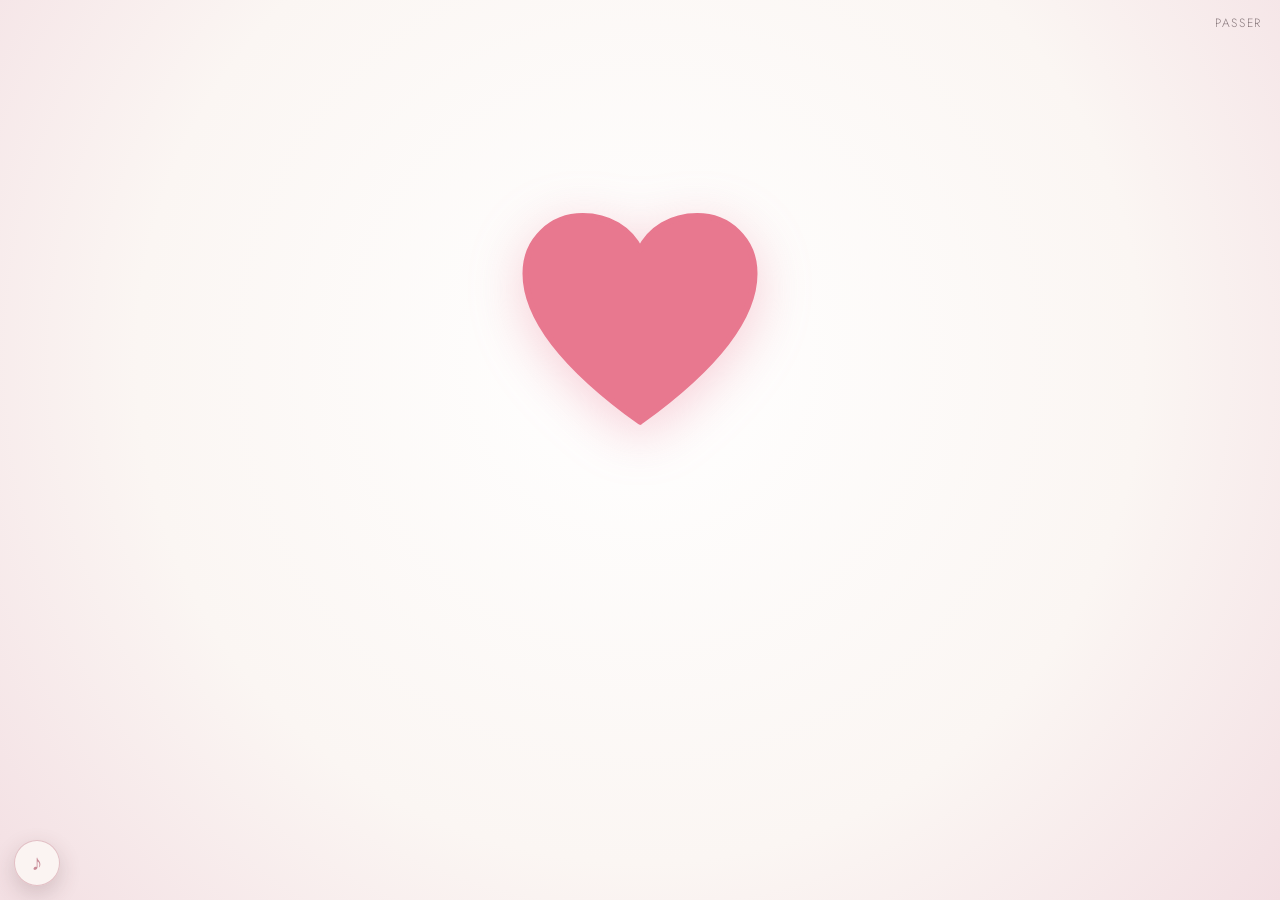
<file: index.html>
<!DOCTYPE html>
<html lang="fr"><head><meta charset="UTF-8"><meta name="viewport" content="width=device-width, initial-scale=1">
<title>Maya</title><meta name="description" content="L’album photo de Maya.">
<link rel="preconnect" href="https://fonts.googleapis.com"><link rel="preconnect" href="https://fonts.gstatic.com" crossorigin>
<link href="https://fonts.googleapis.com/css2?family=Cormorant+Garamond:ital,wght@0,500;0,600;1,500&family=Jost:wght@300;400;500&display=swap" rel="stylesheet">
<style>
*{box-sizing:border-box;margin:0;padding:0}
:root{--bg:#fbf6f3;--ink:#3b2f33;--mut:#8a7a7e;--rose:#e8788f;--rose2:#f3dfe3;--serif:"Cormorant Garamond",Georgia,serif;--sans:"Jost",system-ui,sans-serif}
html,body{height:100%}
body{background:radial-gradient(circle at 50% 40%,#fff,var(--bg) 60%,var(--rose2));color:var(--ink);font:300 16px/1.6 var(--sans);display:flex;flex-direction:column;align-items:center;justify-content:center;text-align:center;overflow:hidden;padding:24px;padding-top:max(24px,env(safe-area-inset-top));padding-bottom:max(24px,env(safe-area-inset-bottom))}
.heart{width:clamp(160px,38vw,260px);height:auto;overflow:visible;filter:drop-shadow(0 12px 26px rgba(232,120,143,.35))}
.heart path{fill:var(--rose);fill-opacity:0;stroke:var(--rose);stroke-width:2.4;stroke-linecap:round;stroke-linejoin:round;stroke-dasharray:1;stroke-dashoffset:1;animation:draw 3s .4s cubic-bezier(.6,.1,.3,1) forwards,fillin 1.2s 3.2s ease forwards}
.heart{animation:beat 1.4s 4.4s ease-in-out infinite;transform-origin:50% 55%}
@keyframes draw{to{stroke-dashoffset:0}}
@keyframes fillin{to{fill-opacity:1}}
@keyframes beat{0%,100%{transform:scale(1)}15%{transform:scale(1.1)}30%{transform:scale(1)}45%{transform:scale(1.06)}}
h1{margin-top:26px;font:italic 500 clamp(52px,13vw,110px)/1 var(--serif);color:var(--rose);letter-spacing:.05em;min-height:1em}
.sub{margin-top:10px;font:italic 500 clamp(18px,3vw,24px) var(--serif);color:#5b4a4f;min-height:1.6em}
.typing::after{content:"";display:inline-block;width:2px;height:.85em;margin-left:3px;vertical-align:-.05em;background:currentColor;animation:bl .7s steps(1) infinite}
@keyframes bl{50%{opacity:0}}
.btn{margin-top:30px;display:inline-block;padding:14px 38px;border:1px solid var(--ink);border-radius:99px;font-size:13px;letter-spacing:.16em;text-transform:uppercase;color:inherit;text-decoration:none;opacity:0;transform:translateY(10px);transition:opacity .8s,transform .8s,background .3s,color .3s}
.btn.on{opacity:1;transform:none}.btn:hover{background:var(--ink);color:#fff}
.skip{position:fixed;top:max(14px,env(safe-area-inset-top));right:18px;font-size:12px;letter-spacing:.14em;text-transform:uppercase;color:var(--mut);text-decoration:none}
.fl{position:fixed;bottom:-30px;color:var(--rose);opacity:0;pointer-events:none;animation:up var(--d) linear forwards}
@keyframes up{10%{opacity:.5}to{transform:translateY(-110vh) rotate(var(--r));opacity:0}}
@media(prefers-reduced-motion:reduce){.heart,.heart path{animation:none}.heart path{stroke-dashoffset:0;fill-opacity:1}.btn{opacity:1;transform:none;transition:none}}
</style></head><body>
<a class="skip" href="accueil.html">Passer</a>
<svg class="heart" viewBox="0 0 100 92" aria-hidden="true"><path pathLength="1" d="M50 86 C18 63 6 44 6 29 C6 16 16 7 28 7 C38 7 46 12 50 20 C54 12 62 7 72 7 C84 7 94 16 94 29 C94 44 82 63 50 86 Z"/></svg>
<h1 id="t1" data-t="Maya"></h1>
<p class="sub" id="t2" data-t="Pour toi, petit ange"></p>
<a class="btn" id="go" href="accueil.html">Entrer dans l’album</a>
<script src="app.js"></script>
<script>
(function(){
var rm=matchMedia("(prefers-reduced-motion:reduce)").matches,go=document.getElementById("go"),left=false;
function enter(){location.replace("accueil.html")}
function type(el,sp,cb){var s=el.dataset.t,k=0;el.classList.add("typing");(function st(){el.textContent=s.slice(0,++k);window.MayaSound&&MayaSound.key(s.charAt(k-1));if(k<s.length)setTimeout(st,sp);else{el.classList.remove("typing");cb&&cb()}})()}
function hearts(){
  for(var n=0;n<14;n++){var h=document.createElement("span");h.className="fl";h.textContent="♥";
    h.style.left=Math.random()*100+"vw";h.style.fontSize=(12+Math.random()*20)+"px";
    h.style.setProperty("--d",(5+Math.random()*5)+"s");h.style.setProperty("--r",(Math.random()*60-30)+"deg");
    h.style.animationDelay=Math.random()*3+"s";document.body.appendChild(h)}
}
if(rm){document.getElementById("t1").textContent="Maya";document.getElementById("t2").textContent="Pour toi, petit ange";return}
setTimeout(function(){type(document.getElementById("t1"),170,function(){
  setTimeout(function(){type(document.getElementById("t2"),60,function(){go.classList.add("on");hearts();setTimeout(enter,3500)})},250)})},3000);
})();
</script></body></html>
</file>
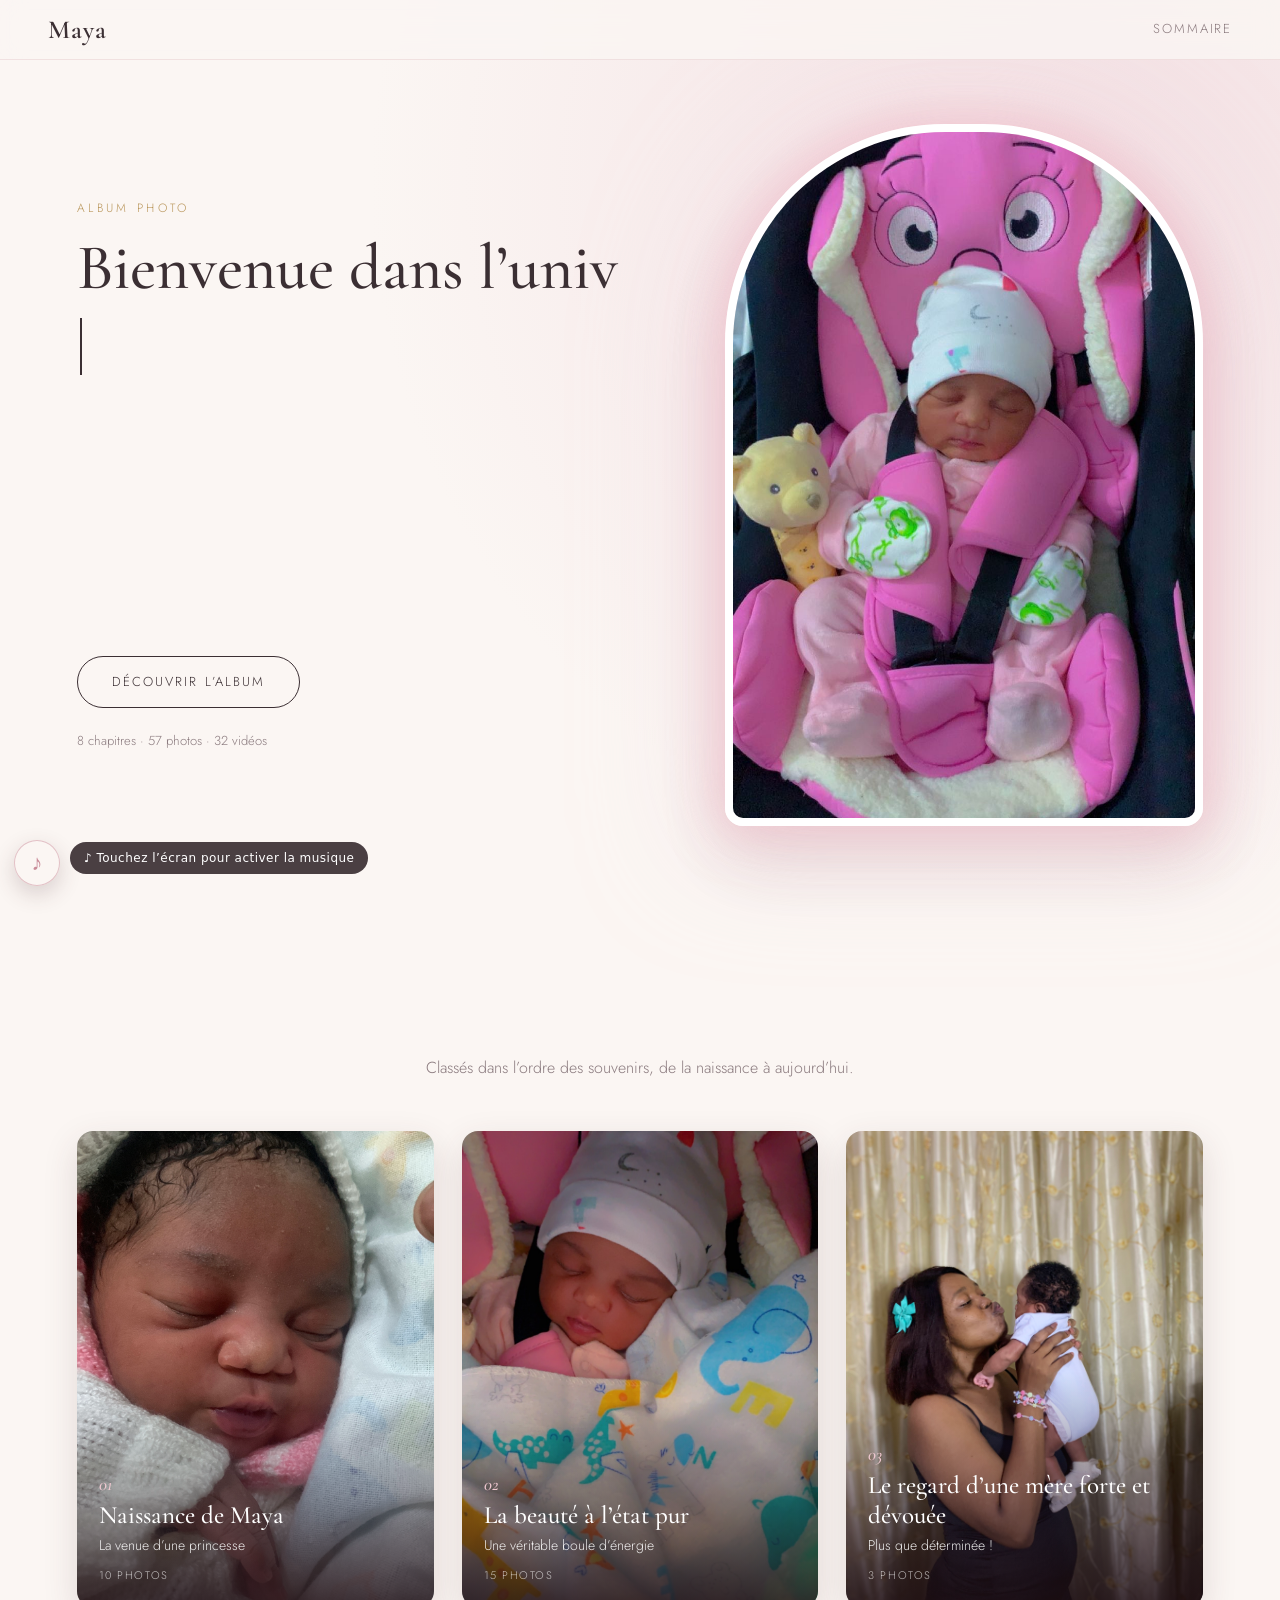
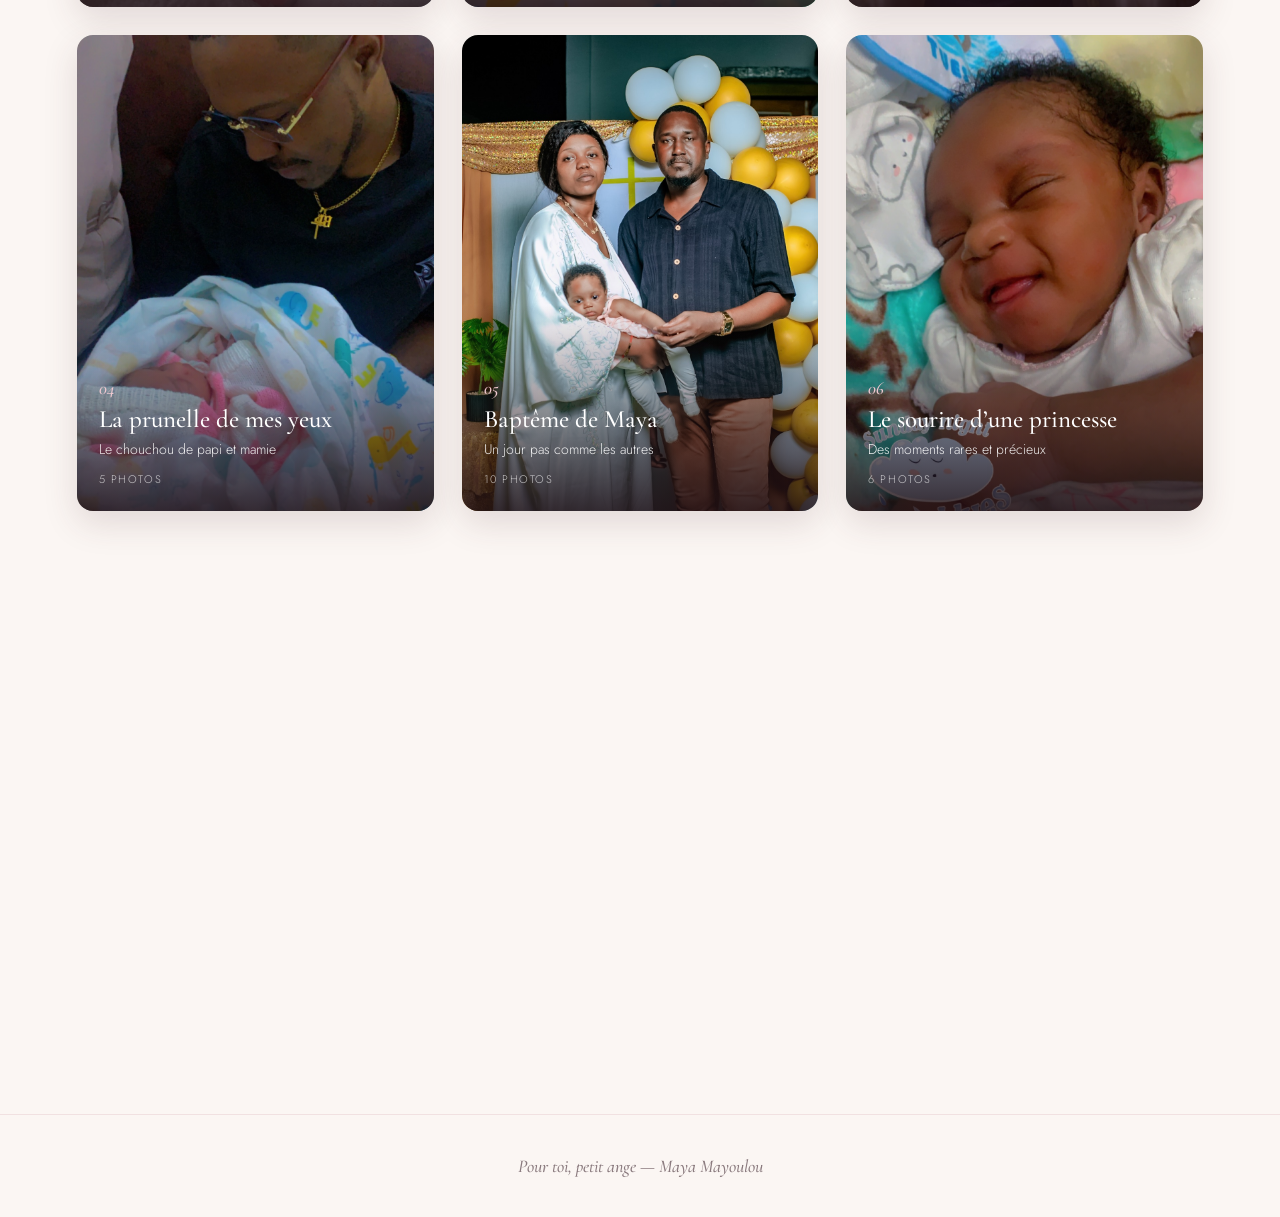
<file: accueil.html>
<!DOCTYPE html>
<html lang="fr"><head><meta charset="UTF-8"><meta name="viewport" content="width=device-width, initial-scale=1">
<title>Album Maya — MAYOULOU Aily Maya Claire-Kimia</title><meta name="description" content="L’album photo de Maya : de sa naissance à ses plus beaux sourires.">
<link rel="preconnect" href="https://fonts.googleapis.com"><link rel="preconnect" href="https://fonts.gstatic.com" crossorigin>
<link href="https://fonts.googleapis.com/css2?family=Cormorant+Garamond:ital,wght@0,500;0,600;1,500&family=Jost:wght@300;400;500&display=swap" rel="stylesheet">
<link rel="stylesheet" href="style.css"></head><body class="home"><header class="bar"><a class="logo" href="accueil.html">Maya</a><a class="menu" href="accueil.html#chapitres">Sommaire</a></header>
<section class="hero"><div class="hero-txt"><p class="eyebrow">Album photo</p><h1>Bienvenue dans l’univers de<br><em>Maya</em></h1>
<p class="full">MAYOULOU Aily Maya Claire-Kimia</p>
<p class="dedi">Ta venue au monde a complètement changé le cours de nos vies, petit ange ! Pour toi, je ferai l’impossible. Que Dieu te donne une santé indestructible.</p>
<a class="btn" href="#chapitres">Découvrir l’album</a><p class="meta">8 chapitres · 57 photos · 32 vidéos</p></div>
<div class="hero-img"><img src="images/EIRD0126.JPG" alt="Maya nouveau-née dans son siège auto rose" width="900" height="1600"></div></section>
<section id="chapitres" class="chapters"><h2>Les chapitres</h2><p class="sub">Classés dans l’ordre des souvenirs, de la naissance à aujourd’hui.</p><div class="grid"><a class="card reveal" href="naissance.html"><img src="images/AWKUE0143.JPG" alt="" loading="lazy"><div class="cap"><span class="num">01</span><h3>Naissance de Maya</h3><p>La venue d’une princesse</p><small>10 photos</small></div></a>
<a class="card reveal" href="premiers-jours.html"><img src="images/IMG_7857.JPG" alt="" loading="lazy"><div class="cap"><span class="num">02</span><h3>La beauté à l’état pur</h3><p>Une véritable boule d’énergie</p><small>15 photos</small></div></a>
<a class="card reveal" href="maman.html"><img src="images/IMG_3983.JPG" alt="" loading="lazy"><div class="cap"><span class="num">03</span><h3>Le regard d’une mère forte et dévouée</h3><p>Plus que déterminée !</p><small>3 photos</small></div></a>
<a class="card reveal" href="famille.html"><img src="images/IMG_7855.JPG" alt="" loading="lazy"><div class="cap"><span class="num">04</span><h3>La prunelle de mes yeux</h3><p>Le chouchou de papi et mamie</p><small>5 photos</small></div></a>
<a class="card reveal" href="bapteme.html"><img src="images/DJLZ4280.JPG" alt="" loading="lazy"><div class="cap"><span class="num">05</span><h3>Baptême de Maya</h3><p>Un jour pas comme les autres</p><small>10 photos</small></div></a>
<a class="card reveal" href="sourire.html"><img src="images/IMG_8057.JPG" alt="" loading="lazy"><div class="cap"><span class="num">06</span><h3>Le sourire d’une princesse</h3><p>Des moments rares et précieux</p><small>6 photos</small></div></a>
<a class="card reveal" href="soleil.html"><img src="images/IMG_8804.JPG" alt="" loading="lazy"><div class="cap"><span class="num">07</span><h3>Mon rayon de soleil</h3><p>La meilleure chose qui me soit arrivée</p><small>5 photos</small></div></a>
<a class="card reveal" href="videos.html"><img src="images/WhatsApp%20Image%202026-11-09%20at%2014.23.40%20%281%29.jpeg" alt="" loading="lazy"><div class="cap"><span class="num">08</span><h3>Maya en vidéo</h3><p>Ses plus beaux moments en mouvement</p><small>3 photos · 32 vidéos</small></div></a>
</div></section>
<footer class="foot"><p>Pour toi, petit ange — Maya Mayoulou</p></footer><script src="app.js"></script></body></html>
</file>
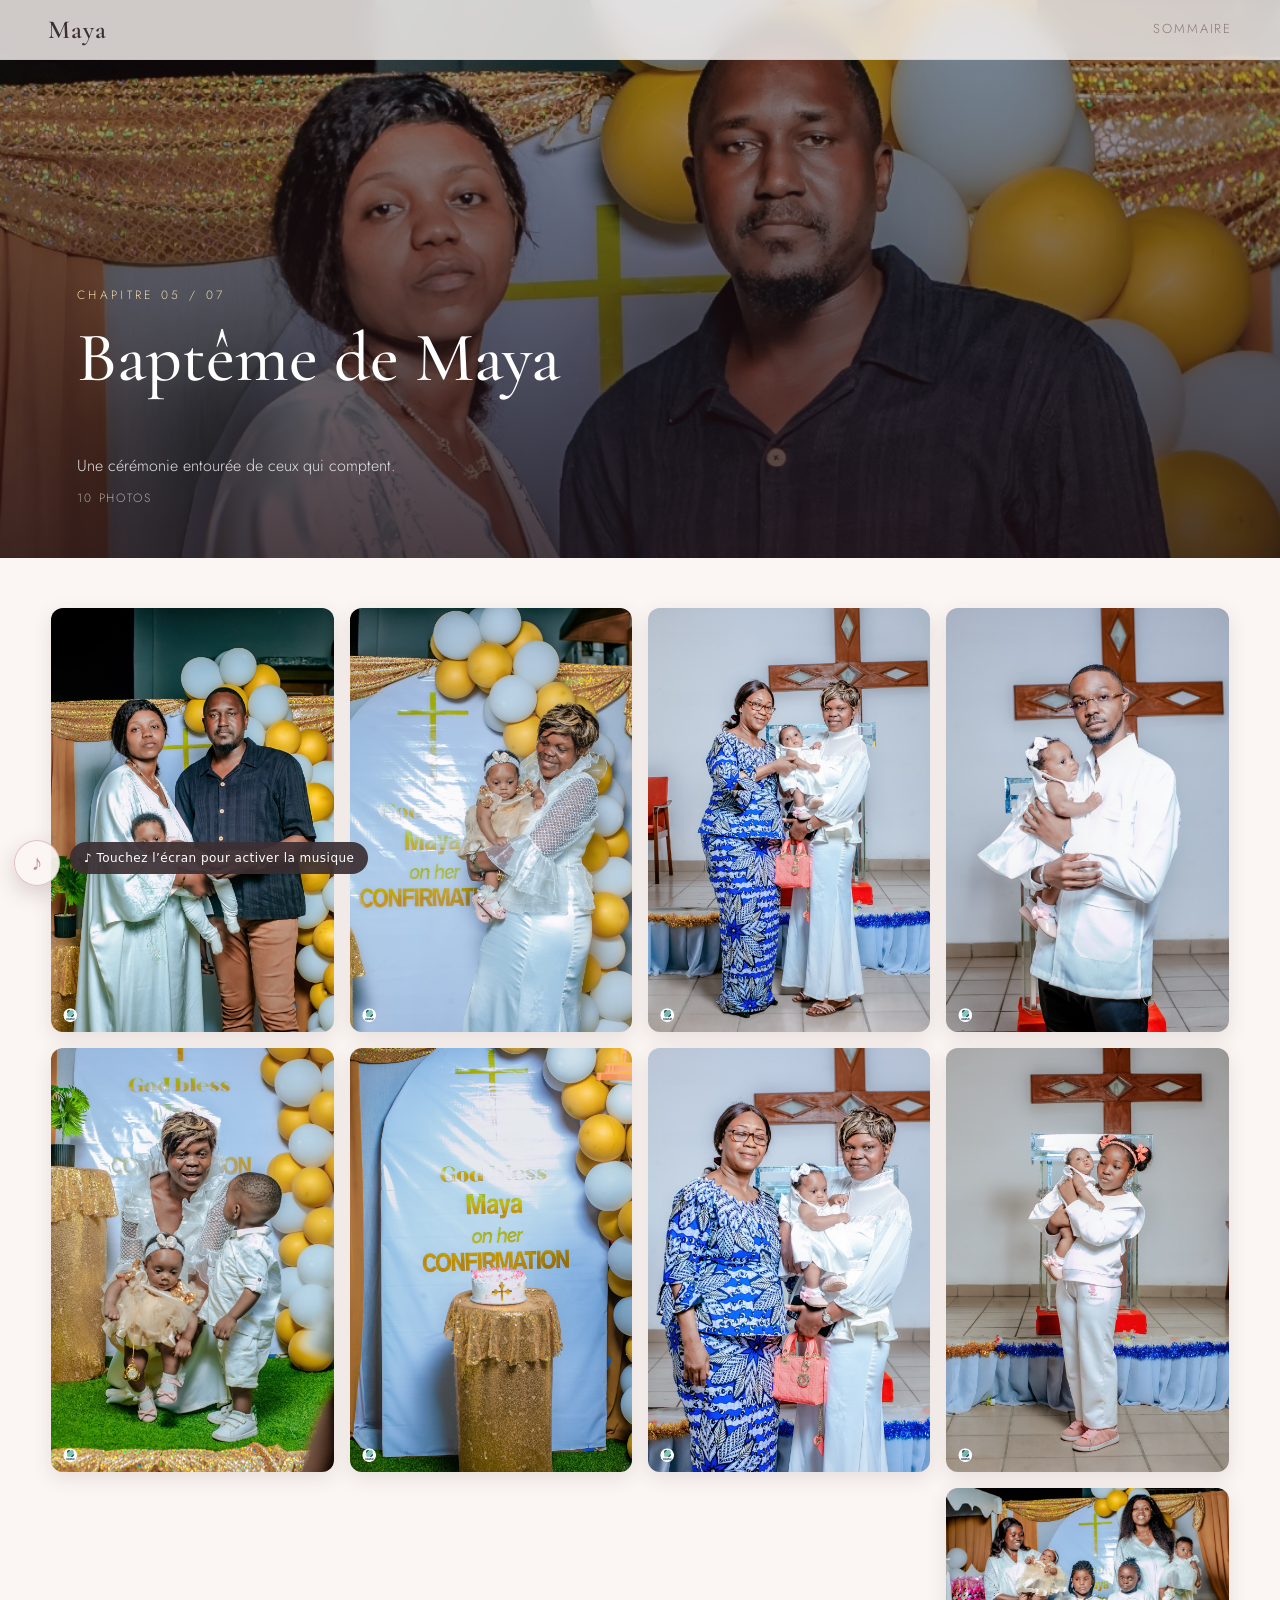
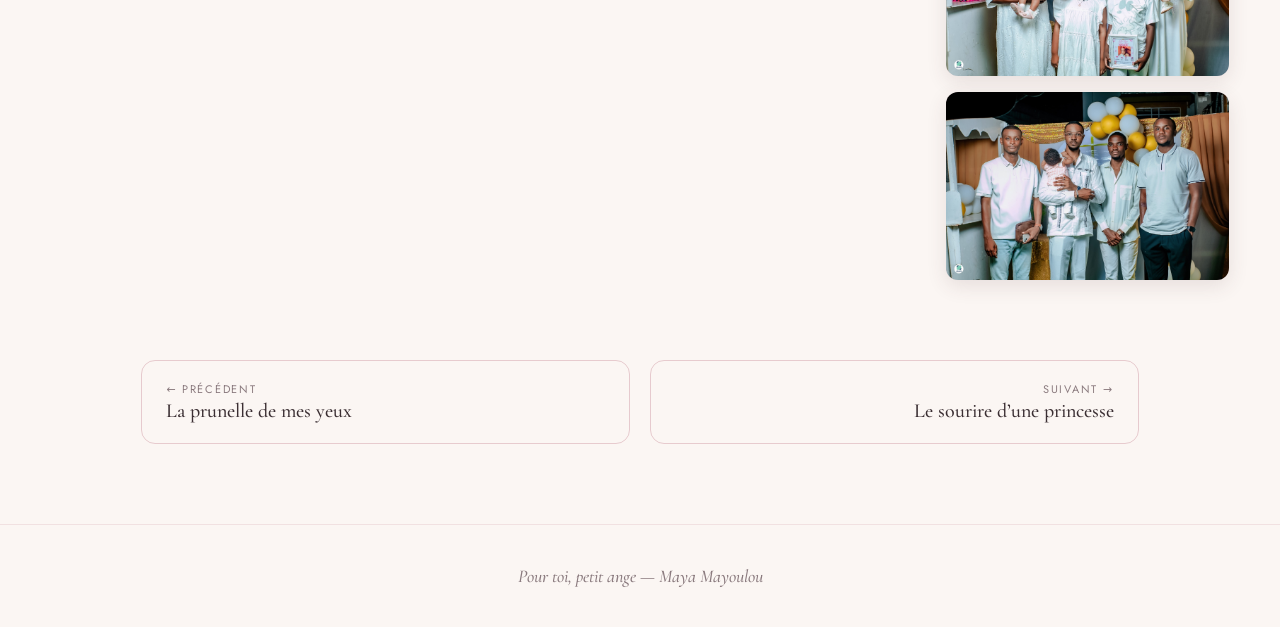
<file: bapteme.html>
<!DOCTYPE html>
<html lang="fr"><head><meta charset="UTF-8"><meta name="viewport" content="width=device-width, initial-scale=1">
<title>Baptême de Maya — Album Maya</title><meta name="description" content="Une cérémonie entourée de ceux qui comptent.">
<link rel="preconnect" href="https://fonts.googleapis.com"><link rel="preconnect" href="https://fonts.gstatic.com" crossorigin>
<link href="https://fonts.googleapis.com/css2?family=Cormorant+Garamond:ital,wght@0,500;0,600;1,500&family=Jost:wght@300;400;500&display=swap" rel="stylesheet">
<link rel="stylesheet" href="style.css"></head><body><header class="bar"><a class="logo" href="index.html">Maya</a><a class="menu" href="index.html#chapitres">Sommaire</a></header>
<section class="chhead" style="--cover:url('images/DJLZ4280.JPG')"><div class="in"><p class="eyebrow">Chapitre 05 / 07</p><h1>Baptême de Maya</h1><p class="tag">Un jour pas comme les autres</p><p class="desc">Une cérémonie entourée de ceux qui comptent. <span>10 photos</span></p></div></section>
<main class="gallery"><figure class="reveal"><img src="images/DJLZ4280.JPG" alt="Maya — Baptême de Maya, photo 1" width="1066" height="1600" loading="lazy" decoding="async"></figure><figure class="reveal"><img src="images/SELU0573.JPG" alt="Maya — Baptême de Maya, photo 2" width="1066" height="1600" loading="lazy" decoding="async"></figure><figure class="reveal"><img src="images/SLPO7794.JPG" alt="Maya — Baptême de Maya, photo 3" width="1066" height="1600" loading="lazy" decoding="async"></figure><figure class="reveal"><img src="images/SLAK4984.JPG" alt="Maya — Baptême de Maya, photo 4" width="1066" height="1600" loading="lazy" decoding="async"></figure><figure class="reveal"><img src="images/RRDM1251.JPG" alt="Maya — Baptême de Maya, photo 5" width="1066" height="1600" loading="lazy" decoding="async"></figure><figure class="reveal"><img src="images/LVQD6934.JPG" alt="Maya — Baptême de Maya, photo 6" width="1066" height="1600" loading="lazy" decoding="async"></figure><figure class="reveal"><img src="images/LWYN7784.JPG" alt="Maya — Baptême de Maya, photo 7" width="1066" height="1600" loading="lazy" decoding="async"></figure><figure class="reveal"><img src="images/HQEJ6795.JPG" alt="Maya — Baptême de Maya, photo 8" width="1066" height="1600" loading="lazy" decoding="async"></figure><figure class="reveal"><img src="images/GXKJ0575.JPG" alt="Maya — Baptême de Maya, photo 9" width="1600" height="1066" loading="lazy" decoding="async"></figure><figure class="reveal"><img src="images/JTPV0742.JPG" alt="Maya — Baptême de Maya, photo 10" width="1600" height="1066" loading="lazy" decoding="async"></figure></main><nav class="pn"><a href="famille.html"><small>← Précédent</small>La prunelle de mes yeux</a><a class="r" href="sourire.html"><small>Suivant →</small>Le sourire d’une princesse</a></nav>
<div id="lb" class="lb" hidden><button class="x" aria-label="Fermer">×</button><button class="p" aria-label="Précédente">‹</button><img alt=""><button class="n" aria-label="Suivante">›</button><span class="ct"></span></div>
<footer class="foot"><p>Pour toi, petit ange — Maya Mayoulou</p></footer><script src="app.js"></script></body></html>
</file>
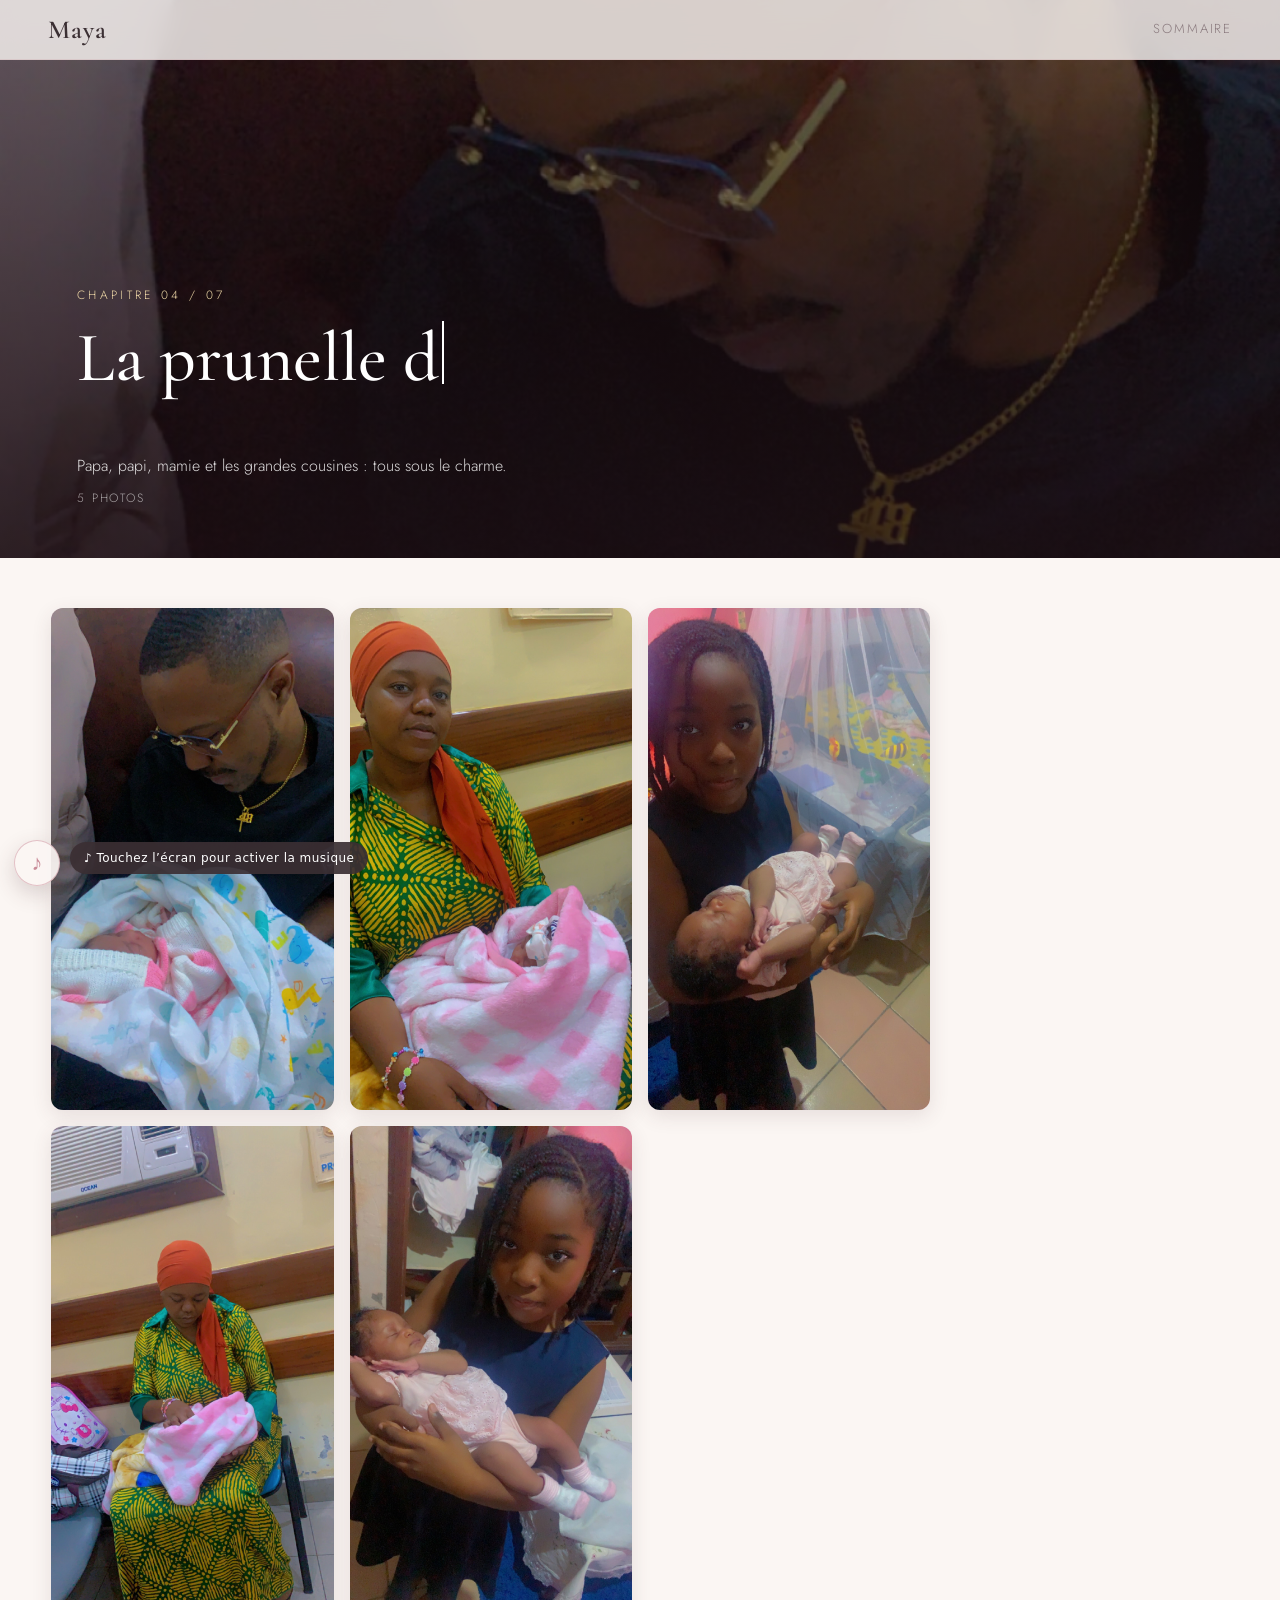
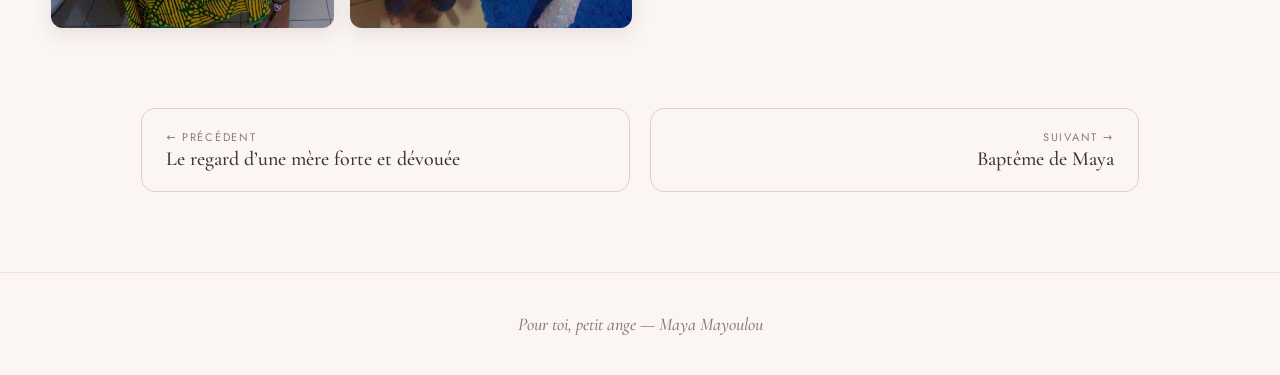
<file: famille.html>
<!DOCTYPE html>
<html lang="fr"><head><meta charset="UTF-8"><meta name="viewport" content="width=device-width, initial-scale=1">
<title>La prunelle de mes yeux — Album Maya</title><meta name="description" content="Papa, papi, mamie et les grandes cousines : tous sous le charme.">
<link rel="preconnect" href="https://fonts.googleapis.com"><link rel="preconnect" href="https://fonts.gstatic.com" crossorigin>
<link href="https://fonts.googleapis.com/css2?family=Cormorant+Garamond:ital,wght@0,500;0,600;1,500&family=Jost:wght@300;400;500&display=swap" rel="stylesheet">
<link rel="stylesheet" href="style.css"></head><body><header class="bar"><a class="logo" href="index.html">Maya</a><a class="menu" href="index.html#chapitres">Sommaire</a></header>
<section class="chhead" style="--cover:url('images/IMG_7855.JPG')"><div class="in"><p class="eyebrow">Chapitre 04 / 07</p><h1>La prunelle de mes yeux</h1><p class="tag">Le chouchou de papi et mamie</p><p class="desc">Papa, papi, mamie et les grandes cousines : tous sous le charme. <span>5 photos</span></p></div></section>
<main class="gallery"><figure class="reveal"><img src="images/IMG_7855.JPG" alt="Maya — La prunelle de mes yeux, photo 1" width="1008" height="1792" loading="lazy" decoding="async"></figure><figure class="reveal"><img src="images/IMG_7921.JPG" alt="Maya — La prunelle de mes yeux, photo 2" width="1008" height="1792" loading="lazy" decoding="async"></figure><figure class="reveal"><img src="images/IMG_7922.JPG" alt="Maya — La prunelle de mes yeux, photo 3" width="1008" height="1792" loading="lazy" decoding="async"></figure><figure class="reveal"><img src="images/IMG_8106.JPG" alt="Maya — La prunelle de mes yeux, photo 4" width="1008" height="1792" loading="lazy" decoding="async"></figure><figure class="reveal"><img src="images/IMG_8107.JPG" alt="Maya — La prunelle de mes yeux, photo 5" width="1008" height="1792" loading="lazy" decoding="async"></figure></main><nav class="pn"><a href="maman.html"><small>← Précédent</small>Le regard d’une mère forte et dévouée</a><a class="r" href="bapteme.html"><small>Suivant →</small>Baptême de Maya</a></nav>
<div id="lb" class="lb" hidden><button class="x" aria-label="Fermer">×</button><button class="p" aria-label="Précédente">‹</button><img alt=""><button class="n" aria-label="Suivante">›</button><span class="ct"></span></div>
<footer class="foot"><p>Pour toi, petit ange — Maya Mayoulou</p></footer><script src="app.js"></script></body></html>
</file>
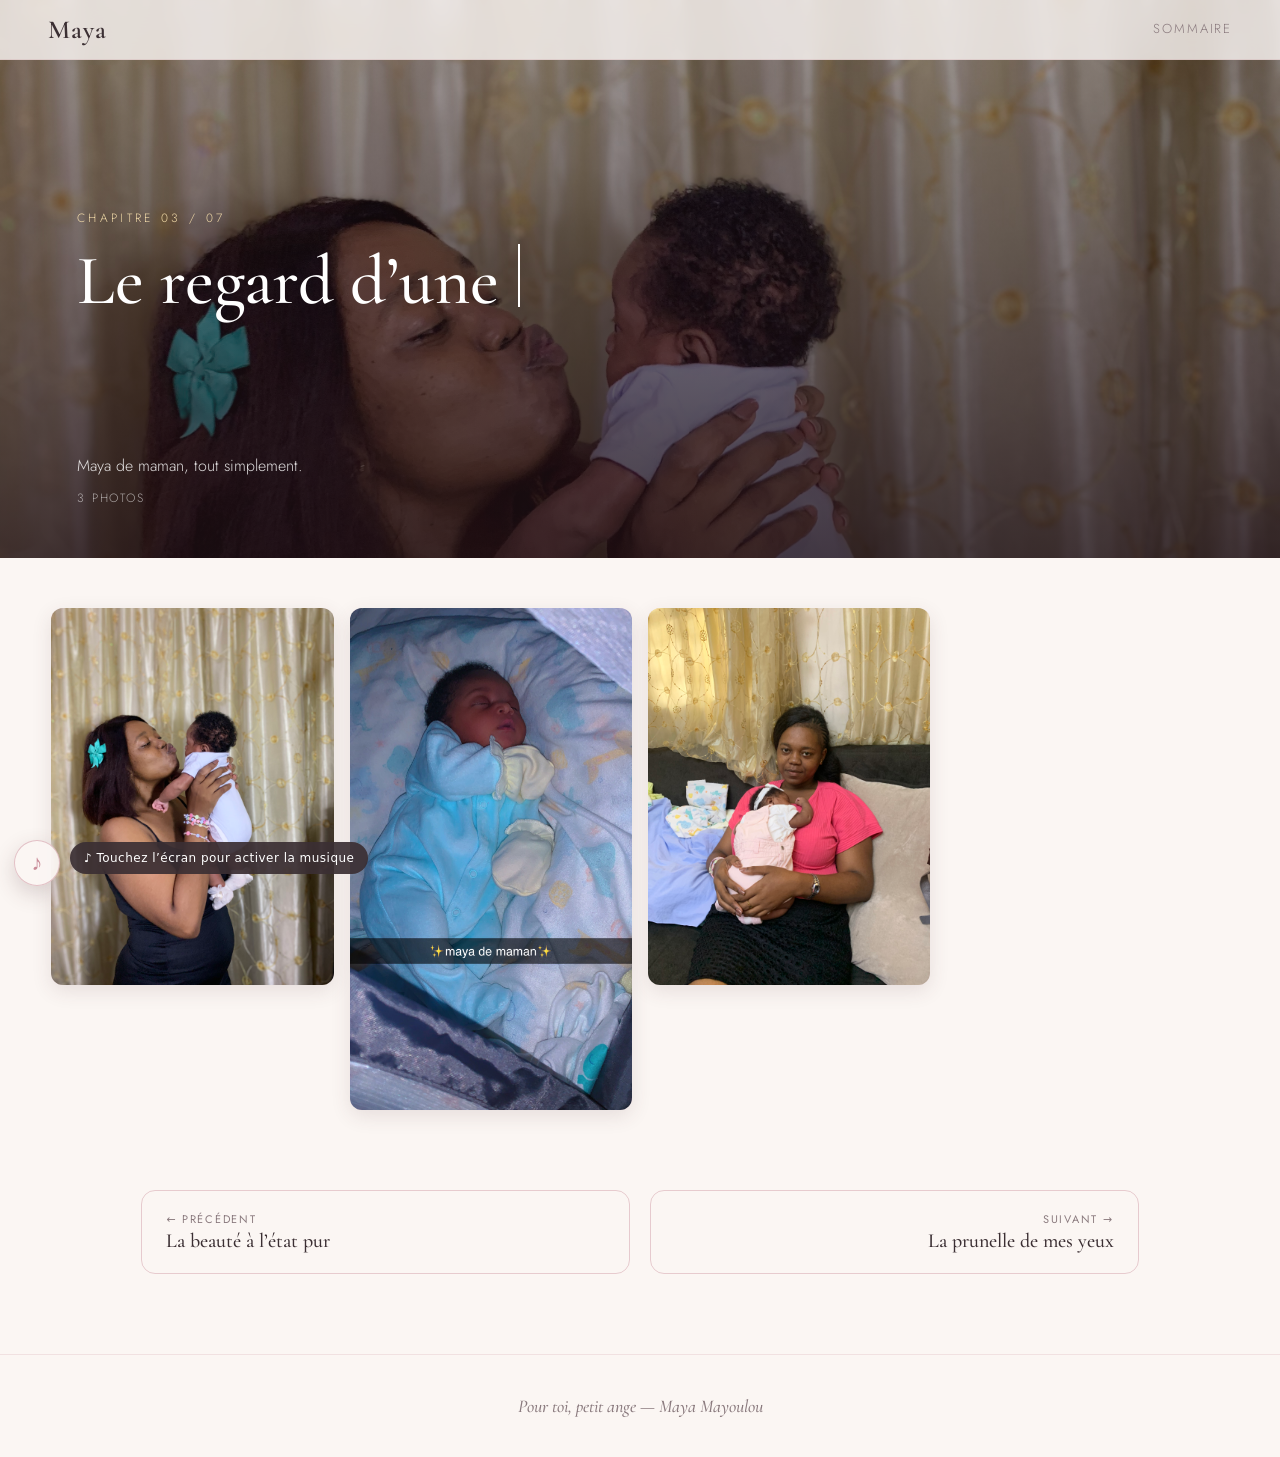
<file: maman.html>
<!DOCTYPE html>
<html lang="fr"><head><meta charset="UTF-8"><meta name="viewport" content="width=device-width, initial-scale=1">
<title>Le regard d’une mère forte et dévouée — Album Maya</title><meta name="description" content="Maya de maman, tout simplement.">
<link rel="preconnect" href="https://fonts.googleapis.com"><link rel="preconnect" href="https://fonts.gstatic.com" crossorigin>
<link href="https://fonts.googleapis.com/css2?family=Cormorant+Garamond:ital,wght@0,500;0,600;1,500&family=Jost:wght@300;400;500&display=swap" rel="stylesheet">
<link rel="stylesheet" href="style.css"></head><body><header class="bar"><a class="logo" href="index.html">Maya</a><a class="menu" href="index.html#chapitres">Sommaire</a></header>
<section class="chhead" style="--cover:url('images/IMG_3983.JPG')"><div class="in"><p class="eyebrow">Chapitre 03 / 07</p><h1>Le regard d’une mère forte et dévouée</h1><p class="tag">Plus que déterminée !</p><p class="desc">Maya de maman, tout simplement. <span>3 photos</span></p></div></section>
<main class="gallery"><figure class="reveal"><img src="images/IMG_3983.JPG" alt="Maya — Le regard d’une mère forte et dévouée, photo 1" width="3024" height="4032" loading="lazy" decoding="async"></figure><figure class="reveal"><img src="images/IMG_7937.JPG" alt="Maya — Le regard d’une mère forte et dévouée, photo 2" width="1008" height="1792" loading="lazy" decoding="async"></figure><figure class="reveal"><img src="images/IMG_8233.JPG" alt="Maya — Le regard d’une mère forte et dévouée, photo 3" width="3024" height="4032" loading="lazy" decoding="async"></figure></main><nav class="pn"><a href="premiers-jours.html"><small>← Précédent</small>La beauté à l’état pur</a><a class="r" href="famille.html"><small>Suivant →</small>La prunelle de mes yeux</a></nav>
<div id="lb" class="lb" hidden><button class="x" aria-label="Fermer">×</button><button class="p" aria-label="Précédente">‹</button><img alt=""><button class="n" aria-label="Suivante">›</button><span class="ct"></span></div>
<footer class="foot"><p>Pour toi, petit ange — Maya Mayoulou</p></footer><script src="app.js"></script></body></html>
</file>
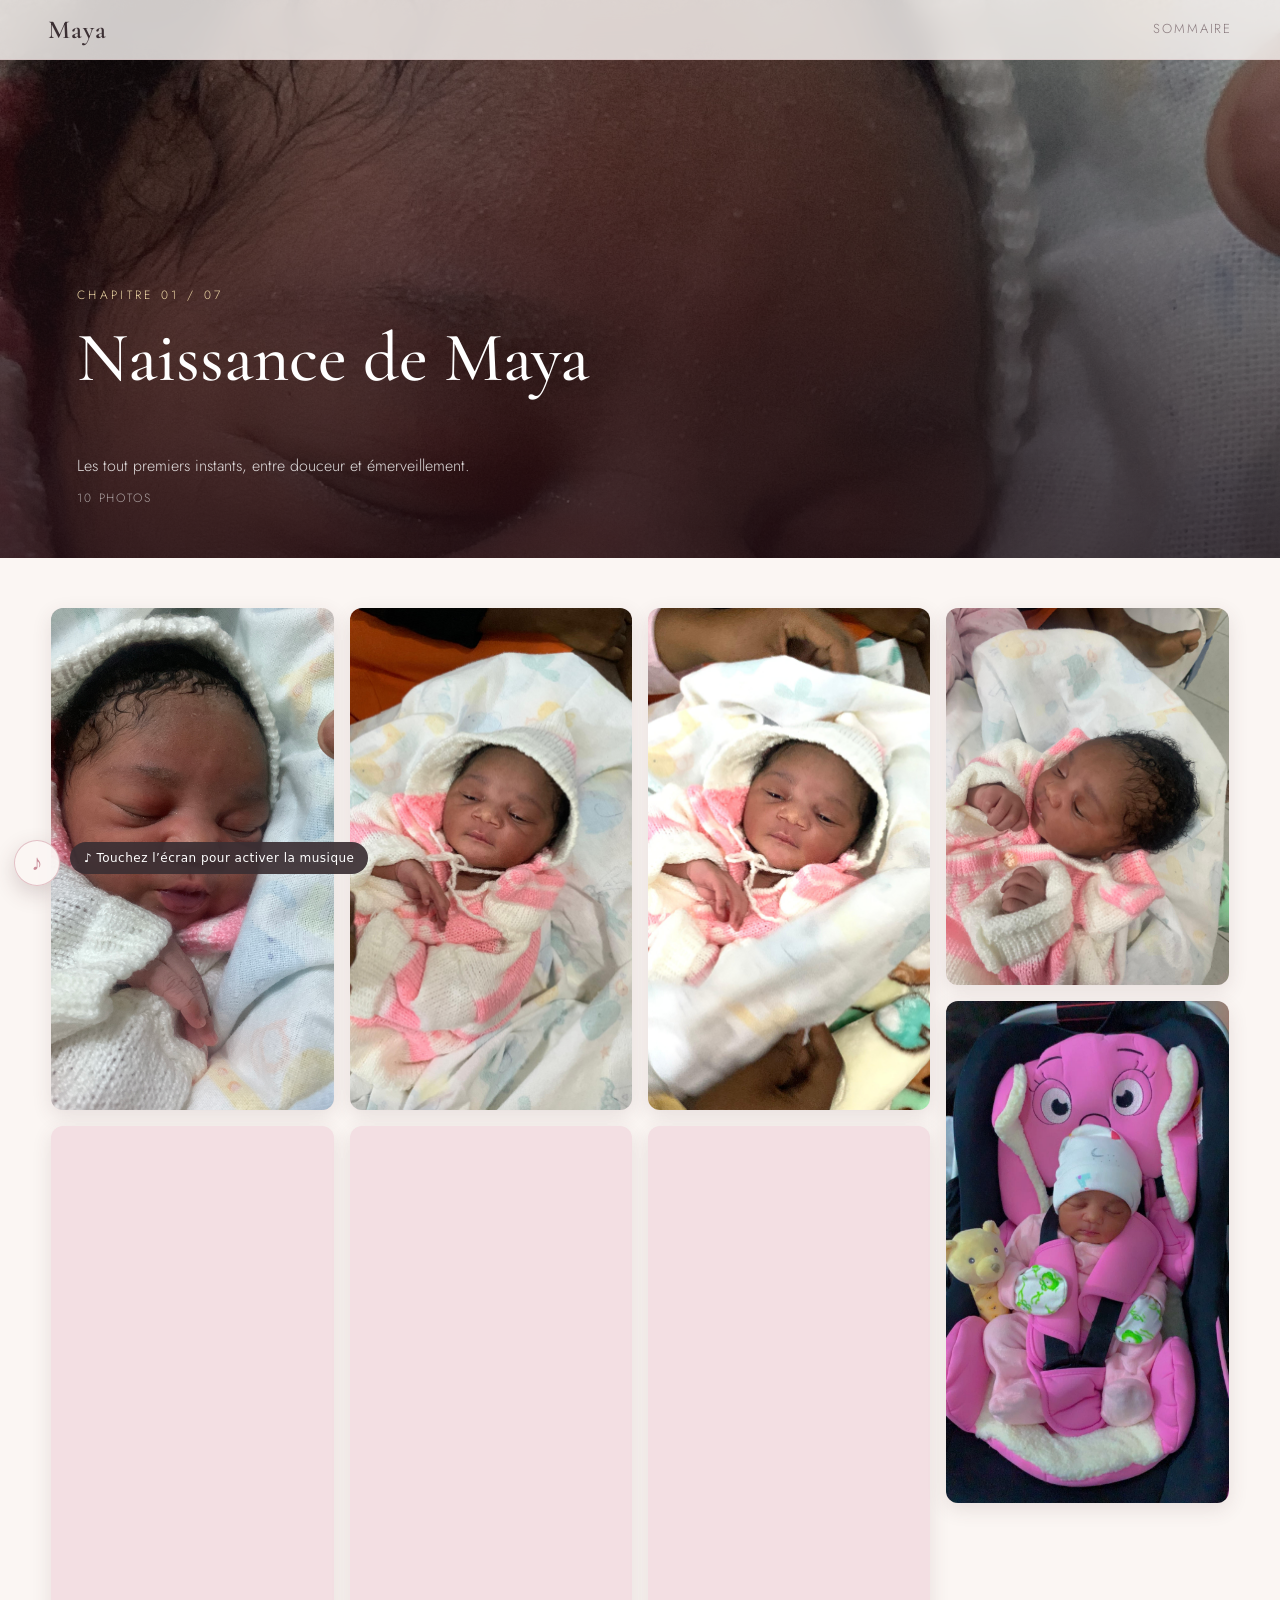
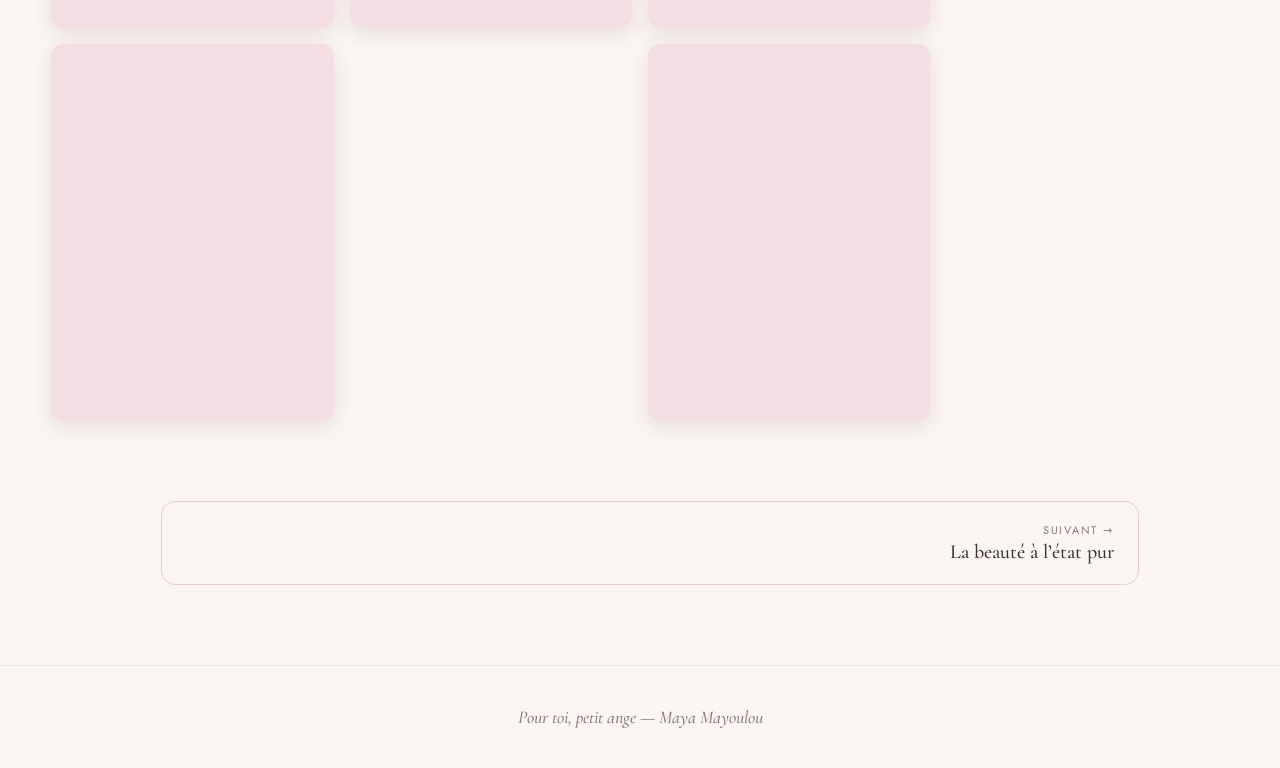
<file: naissance.html>
<!DOCTYPE html>
<html lang="fr"><head><meta charset="UTF-8"><meta name="viewport" content="width=device-width, initial-scale=1">
<title>Naissance de Maya — Album Maya</title><meta name="description" content="Les tout premiers instants, entre douceur et émerveillement.">
<link rel="preconnect" href="https://fonts.googleapis.com"><link rel="preconnect" href="https://fonts.gstatic.com" crossorigin>
<link href="https://fonts.googleapis.com/css2?family=Cormorant+Garamond:ital,wght@0,500;0,600;1,500&family=Jost:wght@300;400;500&display=swap" rel="stylesheet">
<link rel="stylesheet" href="style.css"></head><body><header class="bar"><a class="logo" href="index.html">Maya</a><a class="menu" href="index.html#chapitres">Sommaire</a></header>
<section class="chhead" style="--cover:url('images/AWKUE0143.JPG')"><div class="in"><p class="eyebrow">Chapitre 01 / 07</p><h1>Naissance de Maya</h1><p class="tag">La venue d’une princesse</p><p class="desc">Les tout premiers instants, entre douceur et émerveillement. <span>10 photos</span></p></div></section>
<main class="gallery"><figure class="reveal"><img src="images/AWKUE0143.JPG" alt="Maya — Naissance de Maya, photo 1" width="2160" height="3840" loading="lazy" decoding="async"></figure><figure class="reveal"><img src="images/NKJY1279.JPG" alt="Maya — Naissance de Maya, photo 2" width="2160" height="3840" loading="lazy" decoding="async"></figure><figure class="reveal"><img src="images/MDSH8471.JPG" alt="Maya — Naissance de Maya, photo 3" width="3024" height="4032" loading="lazy" decoding="async"></figure><figure class="reveal"><img src="images/OCEF1628.JPG" alt="Maya — Naissance de Maya, photo 4" width="2268" height="4032" loading="lazy" decoding="async"></figure><figure class="reveal"><img src="images/OGVY8626.JPG" alt="Maya — Naissance de Maya, photo 5" width="2268" height="4032" loading="lazy" decoding="async"></figure><figure class="reveal"><img src="images/KHEA3532.JPG" alt="Maya — Naissance de Maya, photo 6" width="2268" height="4032" loading="lazy" decoding="async"></figure><figure class="reveal"><img src="images/JXSY6162.JPG" alt="Maya — Naissance de Maya, photo 7" width="2268" height="4032" loading="lazy" decoding="async"></figure><figure class="reveal"><img src="images/JNIF9069.JPG" alt="Maya — Naissance de Maya, photo 8" width="3024" height="4032" loading="lazy" decoding="async"></figure><figure class="reveal"><img src="images/LINO7982.JPG" alt="Maya — Naissance de Maya, photo 9" width="3024" height="4032" loading="lazy" decoding="async"></figure><figure class="reveal"><img src="images/EIRD0126.JPG" alt="Maya — Naissance de Maya, photo 10" width="900" height="1600" loading="lazy" decoding="async"></figure></main><nav class="pn"><span></span><a class="r" href="premiers-jours.html"><small>Suivant →</small>La beauté à l’état pur</a></nav>
<div id="lb" class="lb" hidden><button class="x" aria-label="Fermer">×</button><button class="p" aria-label="Précédente">‹</button><img alt=""><button class="n" aria-label="Suivante">›</button><span class="ct"></span></div>
<footer class="foot"><p>Pour toi, petit ange — Maya Mayoulou</p></footer><script src="app.js"></script></body></html>
</file>
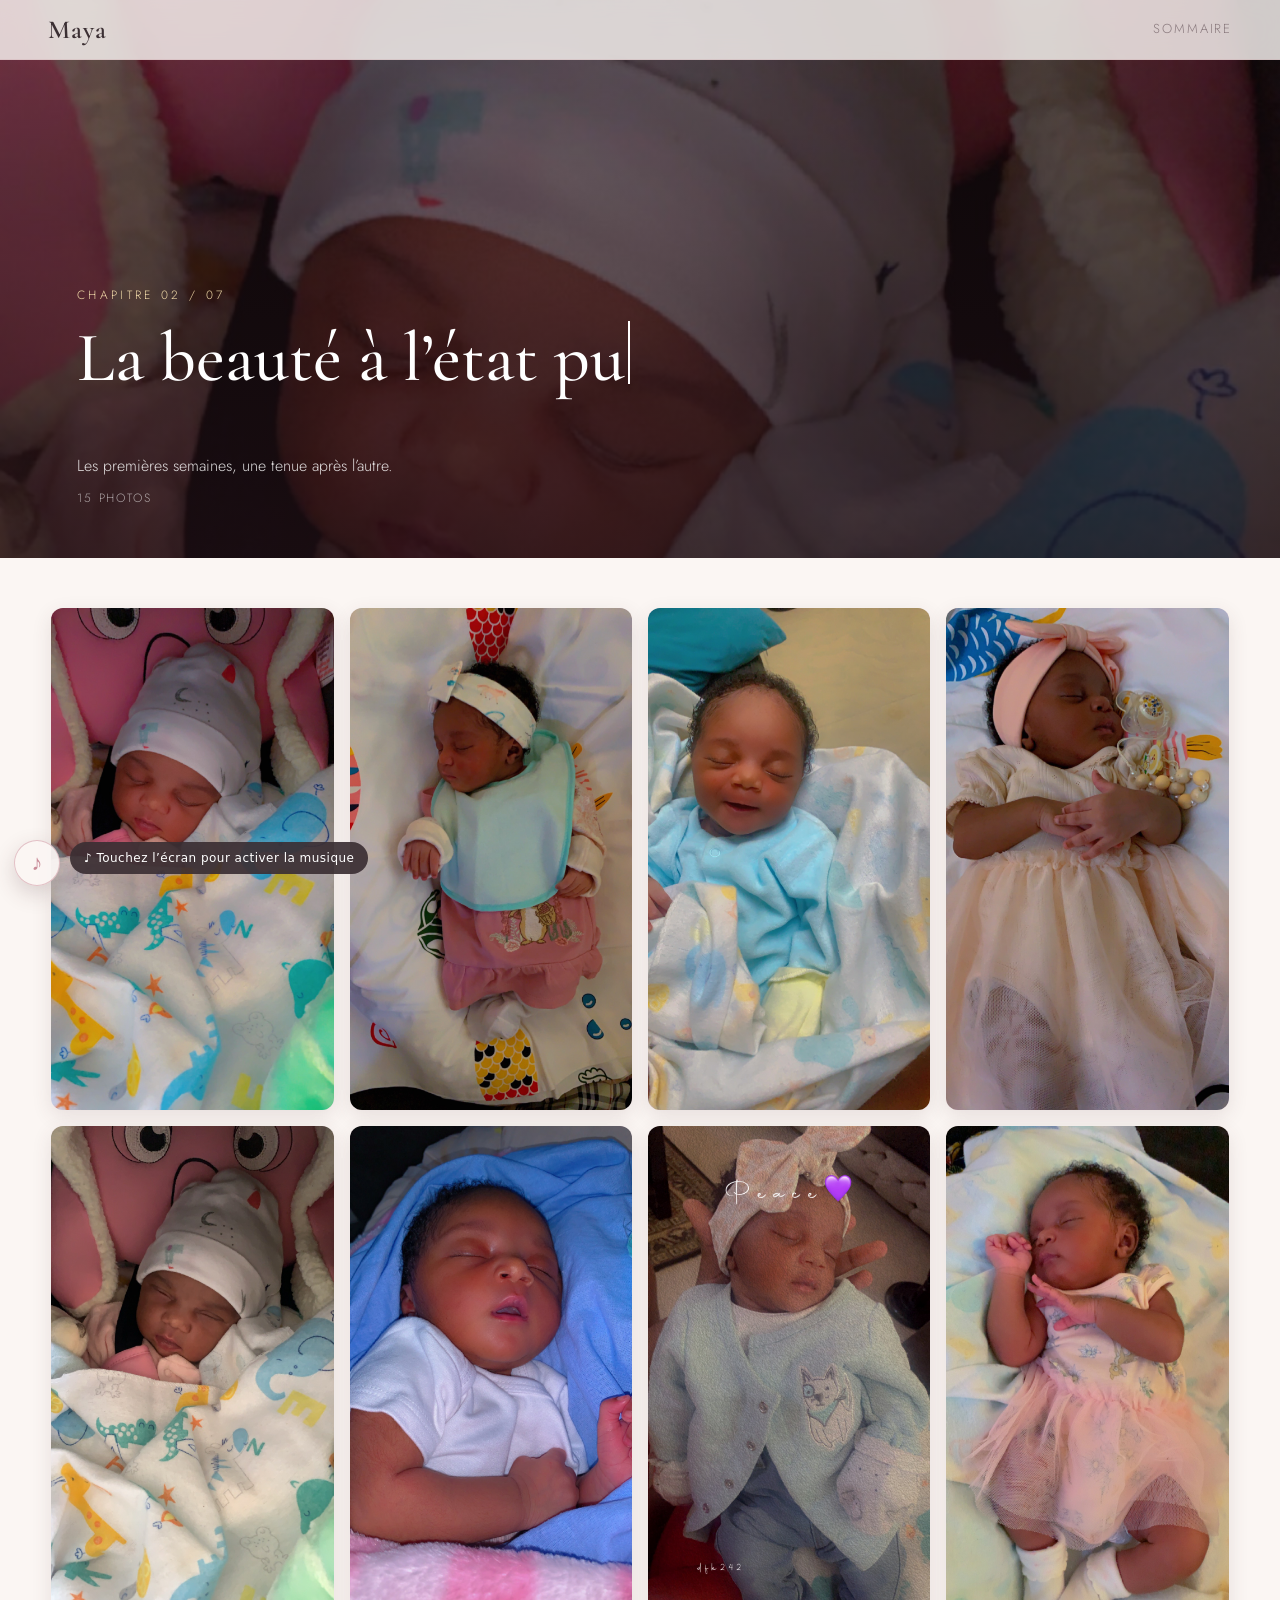
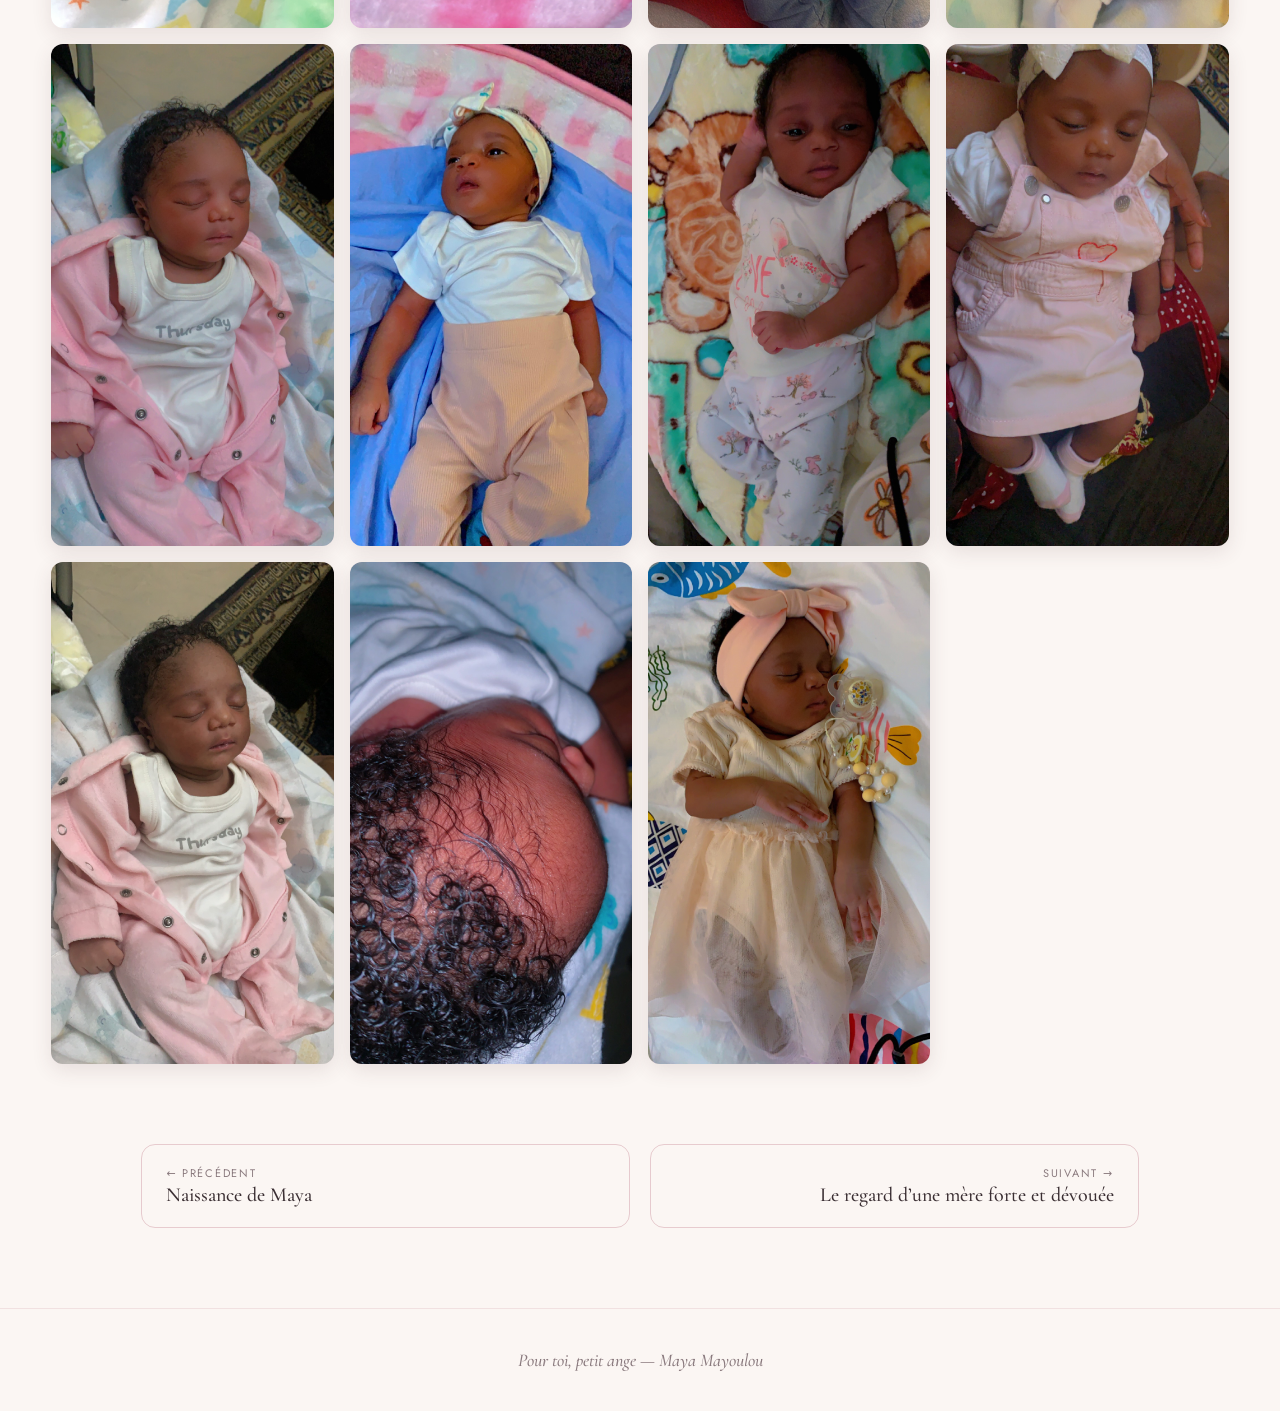
<file: premiers-jours.html>
<!DOCTYPE html>
<html lang="fr"><head><meta charset="UTF-8"><meta name="viewport" content="width=device-width, initial-scale=1">
<title>La beauté à l’état pur — Album Maya</title><meta name="description" content="Les premières semaines, une tenue après l’autre.">
<link rel="preconnect" href="https://fonts.googleapis.com"><link rel="preconnect" href="https://fonts.gstatic.com" crossorigin>
<link href="https://fonts.googleapis.com/css2?family=Cormorant+Garamond:ital,wght@0,500;0,600;1,500&family=Jost:wght@300;400;500&display=swap" rel="stylesheet">
<link rel="stylesheet" href="style.css"></head><body><header class="bar"><a class="logo" href="index.html">Maya</a><a class="menu" href="index.html#chapitres">Sommaire</a></header>
<section class="chhead" style="--cover:url('images/IMG_7857.JPG')"><div class="in"><p class="eyebrow">Chapitre 02 / 07</p><h1>La beauté à l’état pur</h1><p class="tag">Une véritable boule d’énergie</p><p class="desc">Les premières semaines, une tenue après l’autre. <span>15 photos</span></p></div></section>
<main class="gallery"><figure class="reveal"><img src="images/IMG_7857.JPG" alt="Maya — La beauté à l’état pur, photo 1" width="1008" height="1792" loading="lazy" decoding="async"></figure><figure class="reveal"><img src="images/IMG_7858.JPG" alt="Maya — La beauté à l’état pur, photo 2" width="1008" height="1792" loading="lazy" decoding="async"></figure><figure class="reveal"><img src="images/IMG_7861.JPG" alt="Maya — La beauté à l’état pur, photo 3" width="1008" height="1792" loading="lazy" decoding="async"></figure><figure class="reveal"><img src="images/IMG_7862.JPG" alt="Maya — La beauté à l’état pur, photo 4" width="1008" height="1792" loading="lazy" decoding="async"></figure><figure class="reveal"><img src="images/IMG_7876.JPG" alt="Maya — La beauté à l’état pur, photo 5" width="1008" height="1792" loading="lazy" decoding="async"></figure><figure class="reveal"><img src="images/IMG_7907.JPG" alt="Maya — La beauté à l’état pur, photo 6" width="1008" height="1792" loading="lazy" decoding="async"></figure><figure class="reveal"><img src="images/IMG_E7905.JPG" alt="Maya — La beauté à l’état pur, photo 7" width="1008" height="1792" loading="lazy" decoding="async"></figure><figure class="reveal"><img src="images/IMG_7933.JPG" alt="Maya — La beauté à l’état pur, photo 8" width="1008" height="1792" loading="lazy" decoding="async"></figure><figure class="reveal"><img src="images/IMG_7940.JPG" alt="Maya — La beauté à l’état pur, photo 9" width="1008" height="1792" loading="lazy" decoding="async"></figure><figure class="reveal"><img src="images/IMG_7957.JPG" alt="Maya — La beauté à l’état pur, photo 10" width="1008" height="1792" loading="lazy" decoding="async"></figure><figure class="reveal"><img src="images/IMG_7996.JPG" alt="Maya — La beauté à l’état pur, photo 11" width="1008" height="1792" loading="lazy" decoding="async"></figure><figure class="reveal"><img src="images/IMG_8037.JPG" alt="Maya — La beauté à l’état pur, photo 12" width="1008" height="1792" loading="lazy" decoding="async"></figure><figure class="reveal"><img src="images/IMG_8038.JPG" alt="Maya — La beauté à l’état pur, photo 13" width="1008" height="1792" loading="lazy" decoding="async"></figure><figure class="reveal"><img src="images/IMG_8086.JPG" alt="Maya — La beauté à l’état pur, photo 14" width="1008" height="1792" loading="lazy" decoding="async"></figure><figure class="reveal"><img src="images/IMG_8224.JPG" alt="Maya — La beauté à l’état pur, photo 15" width="1008" height="1792" loading="lazy" decoding="async"></figure></main><nav class="pn"><a href="naissance.html"><small>← Précédent</small>Naissance de Maya</a><a class="r" href="maman.html"><small>Suivant →</small>Le regard d’une mère forte et dévouée</a></nav>
<div id="lb" class="lb" hidden><button class="x" aria-label="Fermer">×</button><button class="p" aria-label="Précédente">‹</button><img alt=""><button class="n" aria-label="Suivante">›</button><span class="ct"></span></div>
<footer class="foot"><p>Pour toi, petit ange — Maya Mayoulou</p></footer><script src="app.js"></script></body></html>
</file>
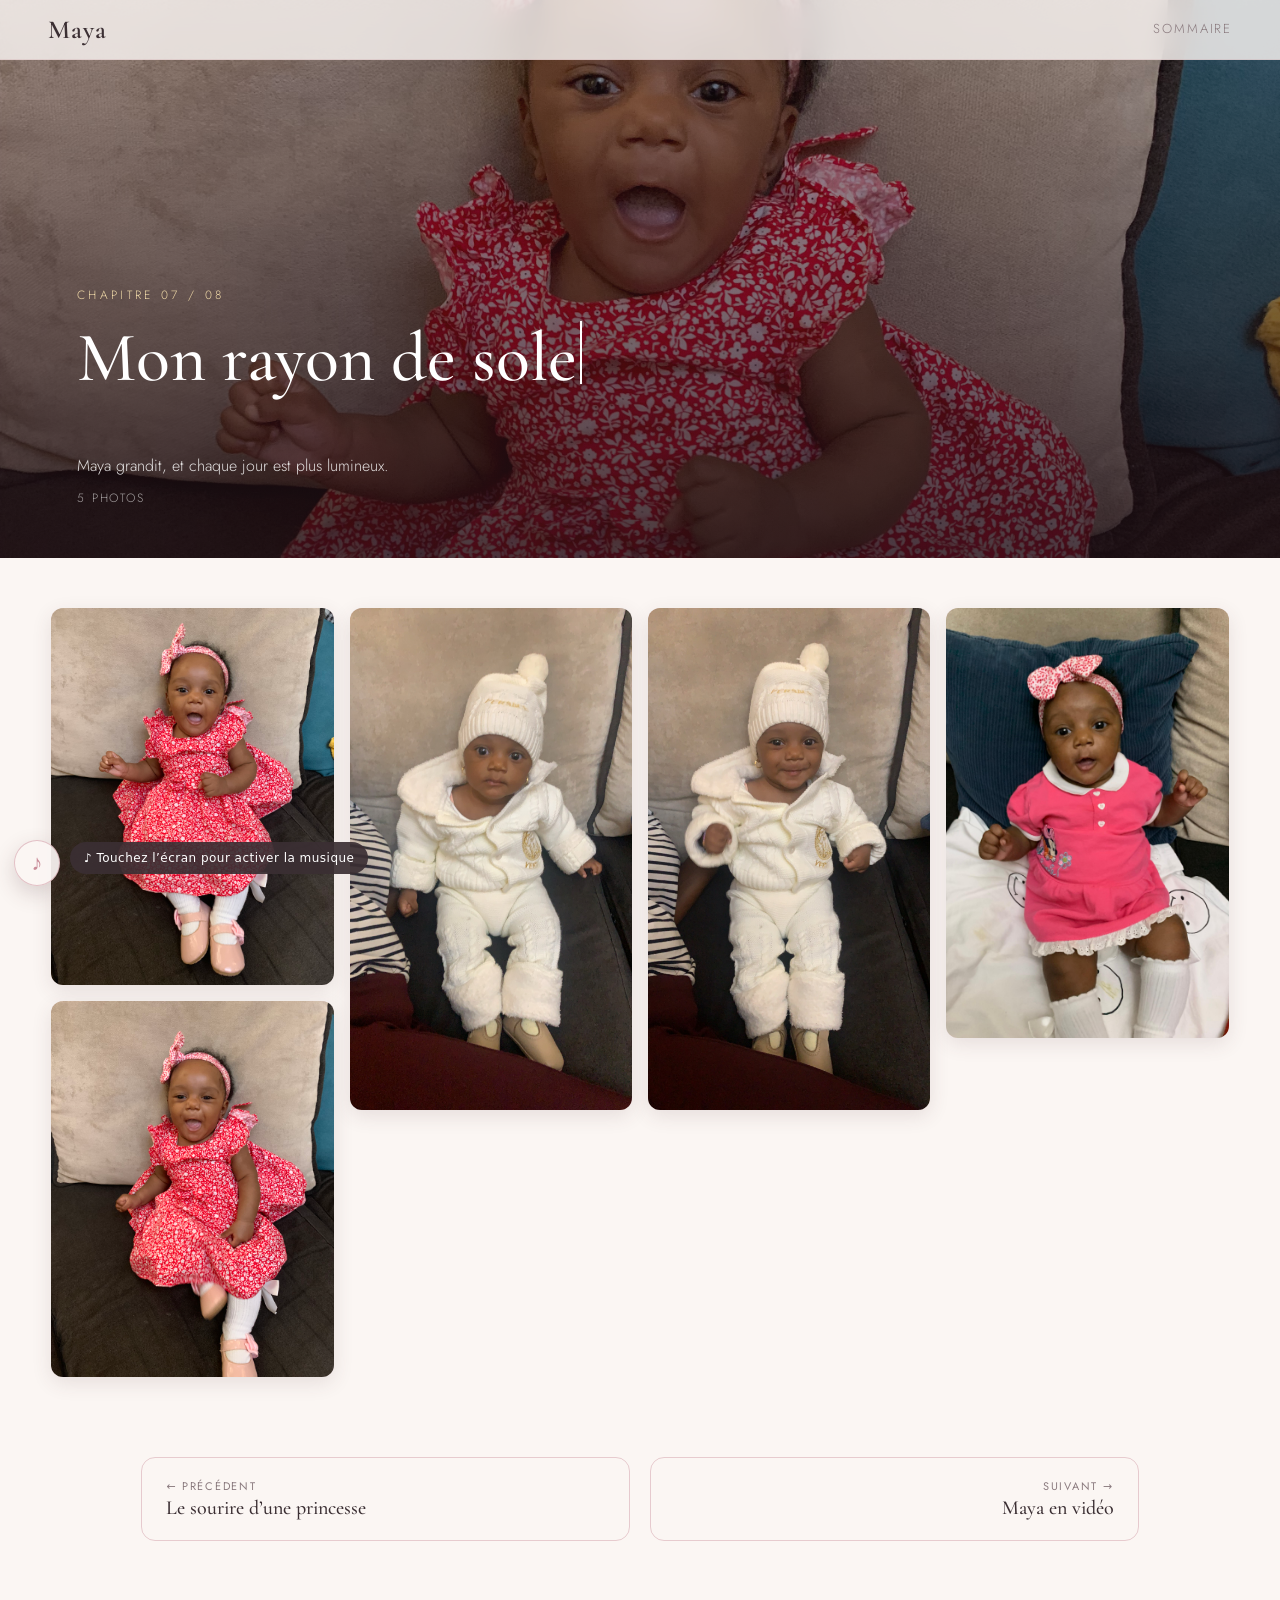
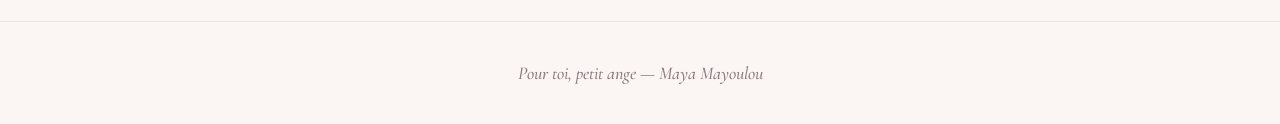
<file: soleil.html>
<!DOCTYPE html>
<html lang="fr"><head><meta charset="UTF-8"><meta name="viewport" content="width=device-width, initial-scale=1">
<title>Mon rayon de soleil — Album Maya</title><meta name="description" content="Maya grandit, et chaque jour est plus lumineux.">
<link rel="preconnect" href="https://fonts.googleapis.com"><link rel="preconnect" href="https://fonts.gstatic.com" crossorigin>
<link href="https://fonts.googleapis.com/css2?family=Cormorant+Garamond:ital,wght@0,500;0,600;1,500&family=Jost:wght@300;400;500&display=swap" rel="stylesheet">
<link rel="stylesheet" href="style.css"></head><body><header class="bar"><a class="logo" href="accueil.html">Maya</a><a class="menu" href="accueil.html#chapitres">Sommaire</a></header>
<section class="chhead" style="--cover:url('images/IMG_8804.JPG')"><div class="in"><p class="eyebrow">Chapitre 07 / 08</p><h1>Mon rayon de soleil</h1><p class="tag">La meilleure chose qui me soit arrivée</p><p class="desc">Maya grandit, et chaque jour est plus lumineux. <span>5 photos</span></p></div></section>
<main class="gallery"><figure class="reveal"><img src="images/IMG_8804.JPG" alt="Maya — Mon rayon de soleil, photo 1" width="3024" height="4032" loading="lazy" decoding="async"></figure><figure class="reveal"><img src="images/IMG_8805.JPG" alt="Maya — Mon rayon de soleil, photo 2" width="3024" height="4032" loading="lazy" decoding="async"></figure><figure class="reveal"><img src="images/IMG_8985.JPG" alt="Maya — Mon rayon de soleil, photo 3" width="1008" height="1792" loading="lazy" decoding="async"></figure><figure class="reveal"><img src="images/IMG_8987.JPG" alt="Maya — Mon rayon de soleil, photo 4" width="1008" height="1792" loading="lazy" decoding="async"></figure><figure class="reveal"><img src="images/TKTE0755.JPG" alt="Maya — Mon rayon de soleil, photo 5" width="2648" height="4032" loading="lazy" decoding="async"></figure></main><nav class="pn"><a href="sourire.html"><small>← Précédent</small>Le sourire d’une princesse</a><a class="r" href="videos.html"><small>Suivant →</small>Maya en vidéo</a></nav>
<div id="lb" class="lb" hidden><button class="x" aria-label="Fermer">×</button><button class="p" aria-label="Précédente">‹</button><img alt=""><button class="n" aria-label="Suivante">›</button><span class="ct"></span></div>
<footer class="foot"><p>Pour toi, petit ange — Maya Mayoulou</p></footer><script src="app.js"></script></body></html>
</file>
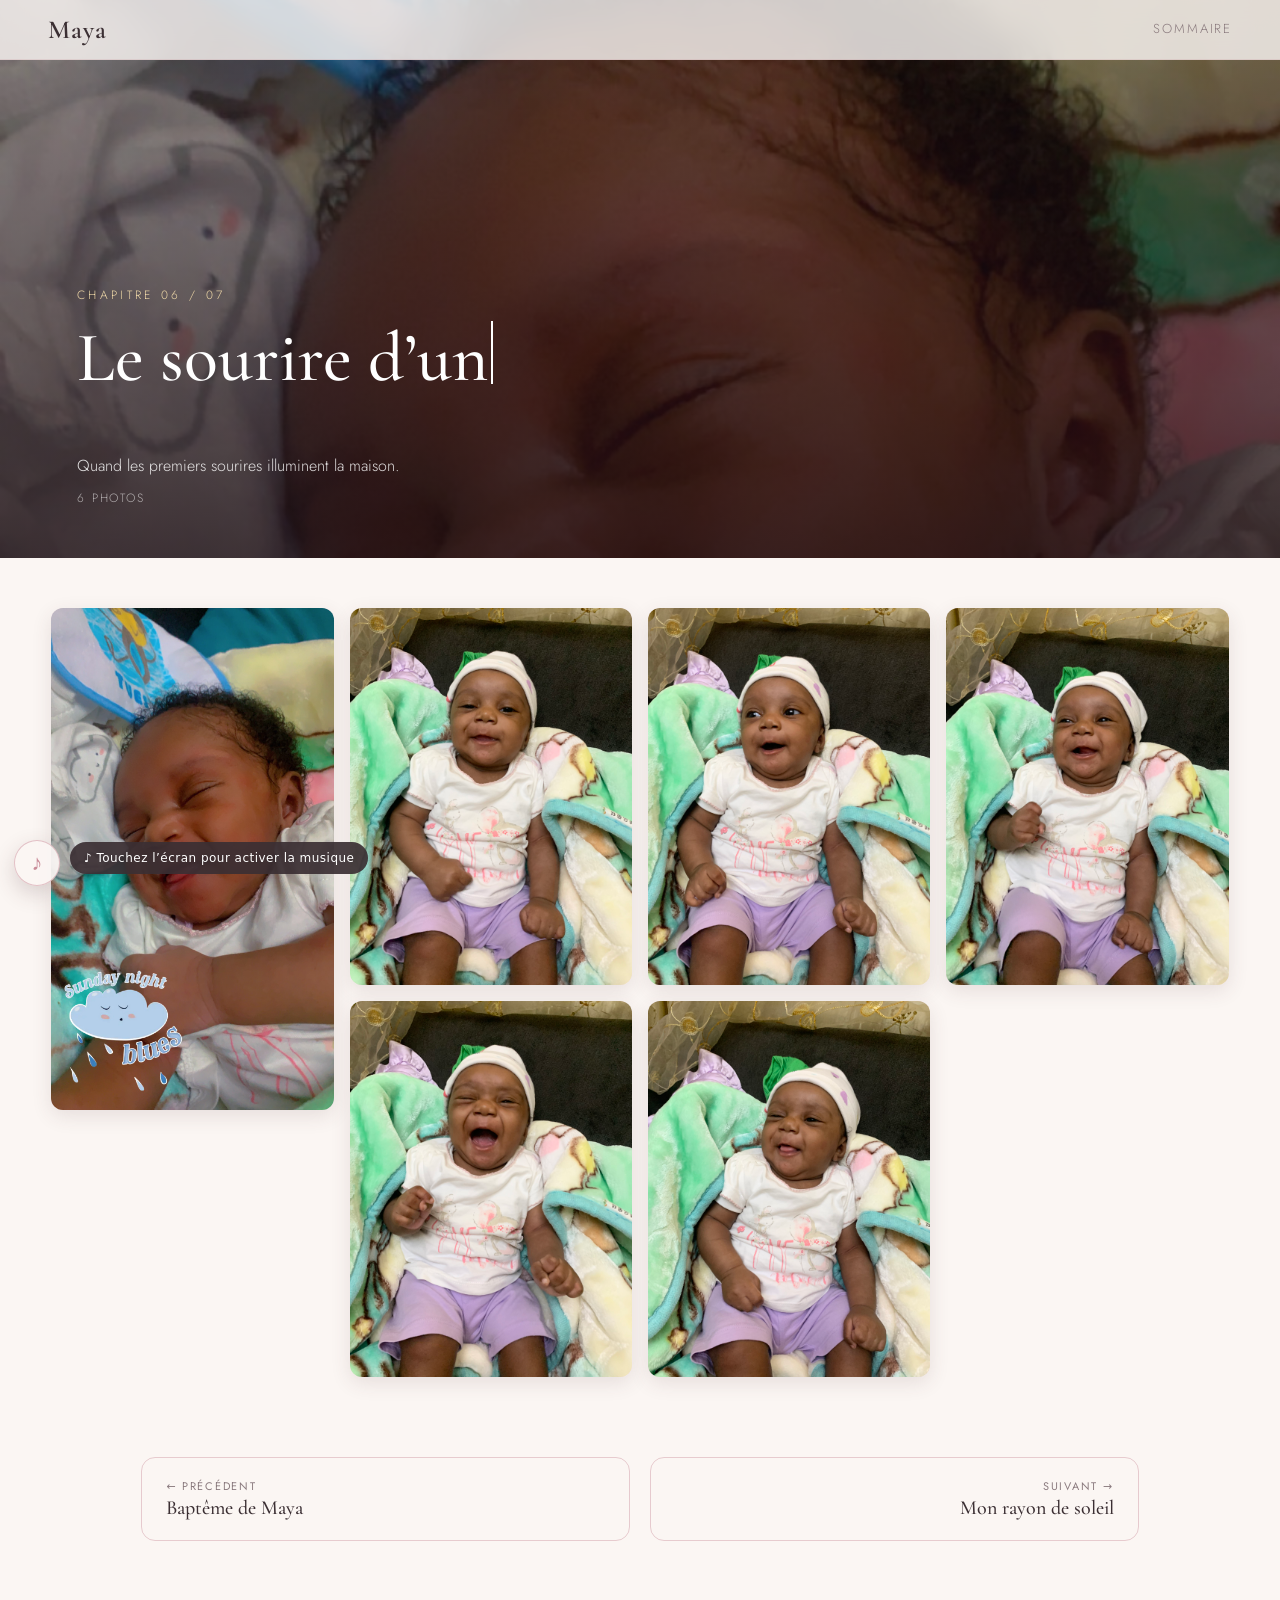
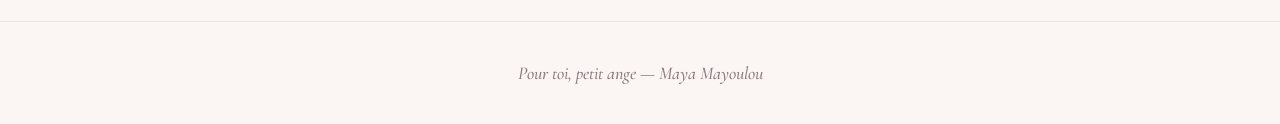
<file: sourire.html>
<!DOCTYPE html>
<html lang="fr"><head><meta charset="UTF-8"><meta name="viewport" content="width=device-width, initial-scale=1">
<title>Le sourire d’une princesse — Album Maya</title><meta name="description" content="Quand les premiers sourires illuminent la maison.">
<link rel="preconnect" href="https://fonts.googleapis.com"><link rel="preconnect" href="https://fonts.gstatic.com" crossorigin>
<link href="https://fonts.googleapis.com/css2?family=Cormorant+Garamond:ital,wght@0,500;0,600;1,500&family=Jost:wght@300;400;500&display=swap" rel="stylesheet">
<link rel="stylesheet" href="style.css"></head><body><header class="bar"><a class="logo" href="index.html">Maya</a><a class="menu" href="index.html#chapitres">Sommaire</a></header>
<section class="chhead" style="--cover:url('images/IMG_8057.JPG')"><div class="in"><p class="eyebrow">Chapitre 06 / 07</p><h1>Le sourire d’une princesse</h1><p class="tag">Des moments rares et précieux</p><p class="desc">Quand les premiers sourires illuminent la maison. <span>6 photos</span></p></div></section>
<main class="gallery"><figure class="reveal"><img src="images/IMG_8057.JPG" alt="Maya — Le sourire d’une princesse, photo 1" width="1008" height="1792" loading="lazy" decoding="async"></figure><figure class="reveal"><img src="images/IMG_8516.JPG" alt="Maya — Le sourire d’une princesse, photo 2" width="3024" height="4032" loading="lazy" decoding="async"></figure><figure class="reveal"><img src="images/IMG_8517.JPG" alt="Maya — Le sourire d’une princesse, photo 3" width="3024" height="4032" loading="lazy" decoding="async"></figure><figure class="reveal"><img src="images/IMG_8518.JPG" alt="Maya — Le sourire d’une princesse, photo 4" width="3024" height="4032" loading="lazy" decoding="async"></figure><figure class="reveal"><img src="images/IMG_8519.JPG" alt="Maya — Le sourire d’une princesse, photo 5" width="3024" height="4032" loading="lazy" decoding="async"></figure><figure class="reveal"><img src="images/IMG_8520.JPG" alt="Maya — Le sourire d’une princesse, photo 6" width="3024" height="4032" loading="lazy" decoding="async"></figure></main><nav class="pn"><a href="bapteme.html"><small>← Précédent</small>Baptême de Maya</a><a class="r" href="soleil.html"><small>Suivant →</small>Mon rayon de soleil</a></nav>
<div id="lb" class="lb" hidden><button class="x" aria-label="Fermer">×</button><button class="p" aria-label="Précédente">‹</button><img alt=""><button class="n" aria-label="Suivante">›</button><span class="ct"></span></div>
<footer class="foot"><p>Pour toi, petit ange — Maya Mayoulou</p></footer><script src="app.js"></script></body></html>
</file>
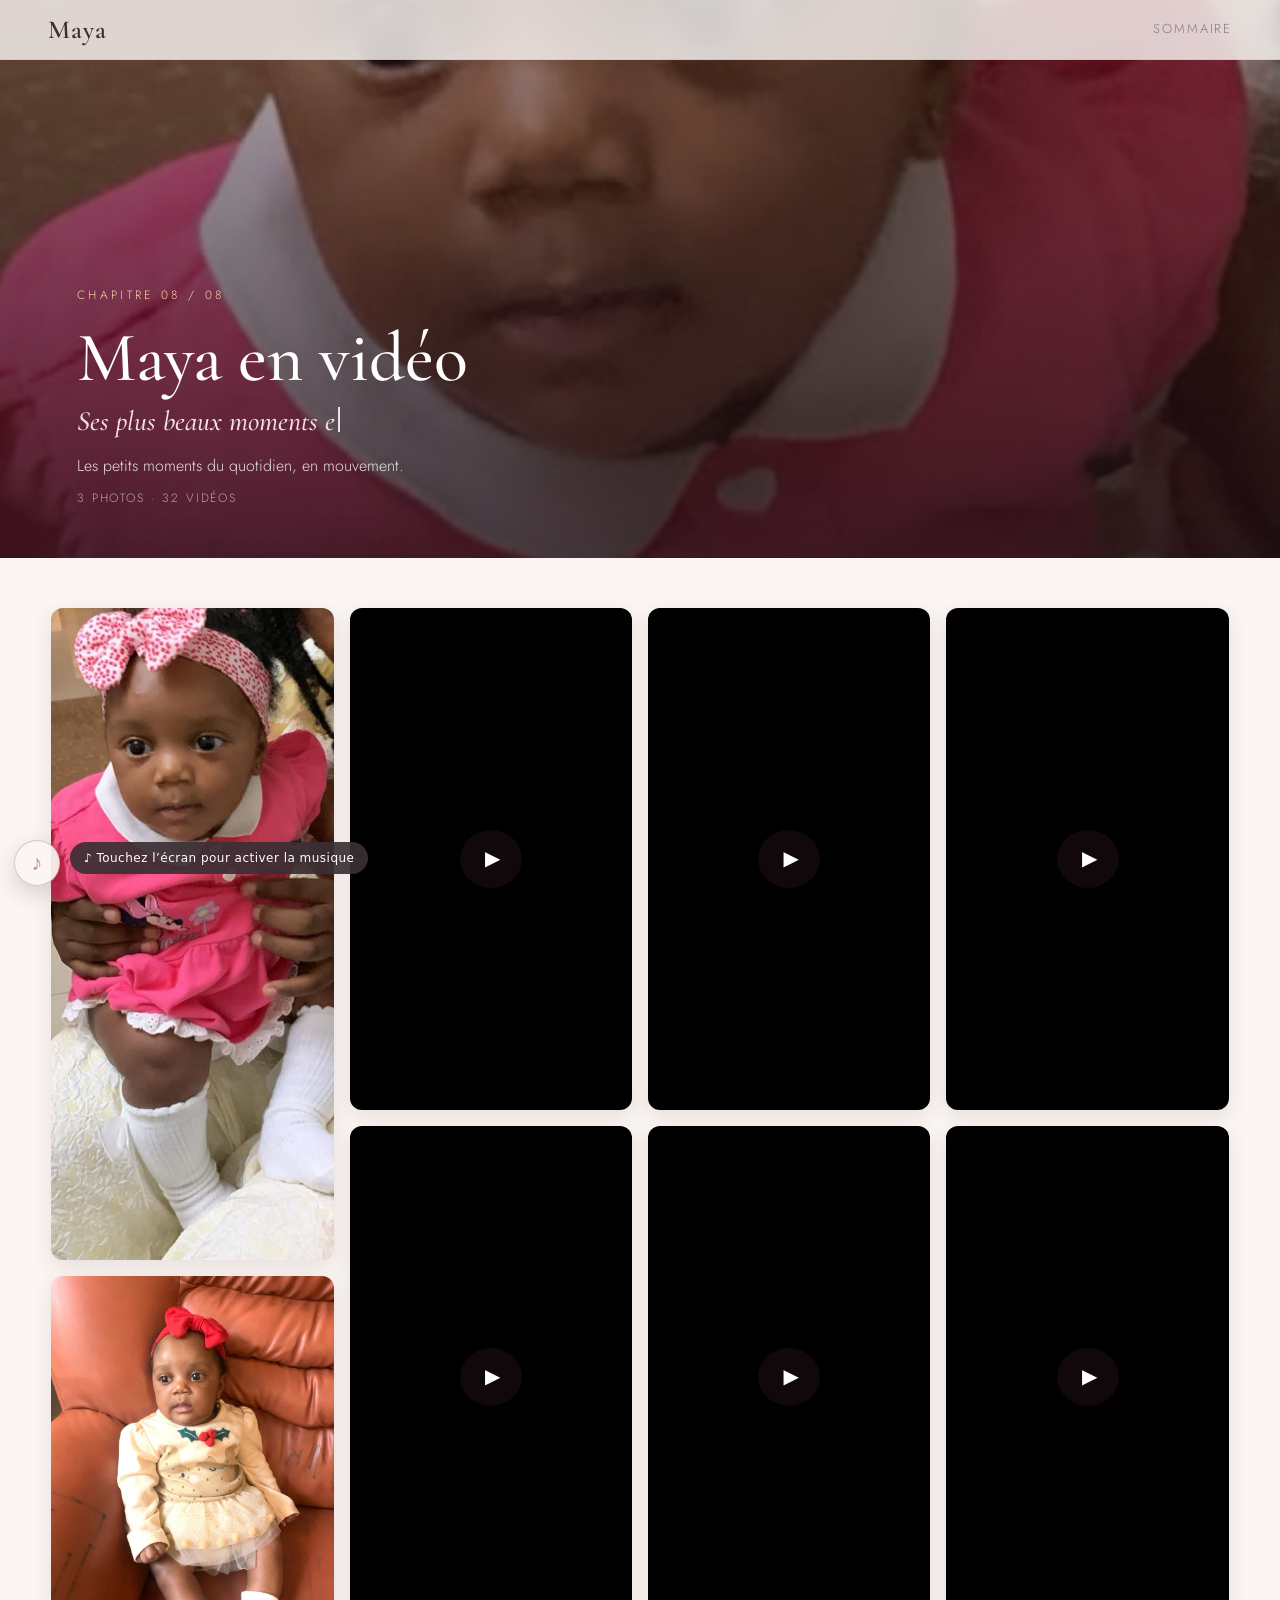
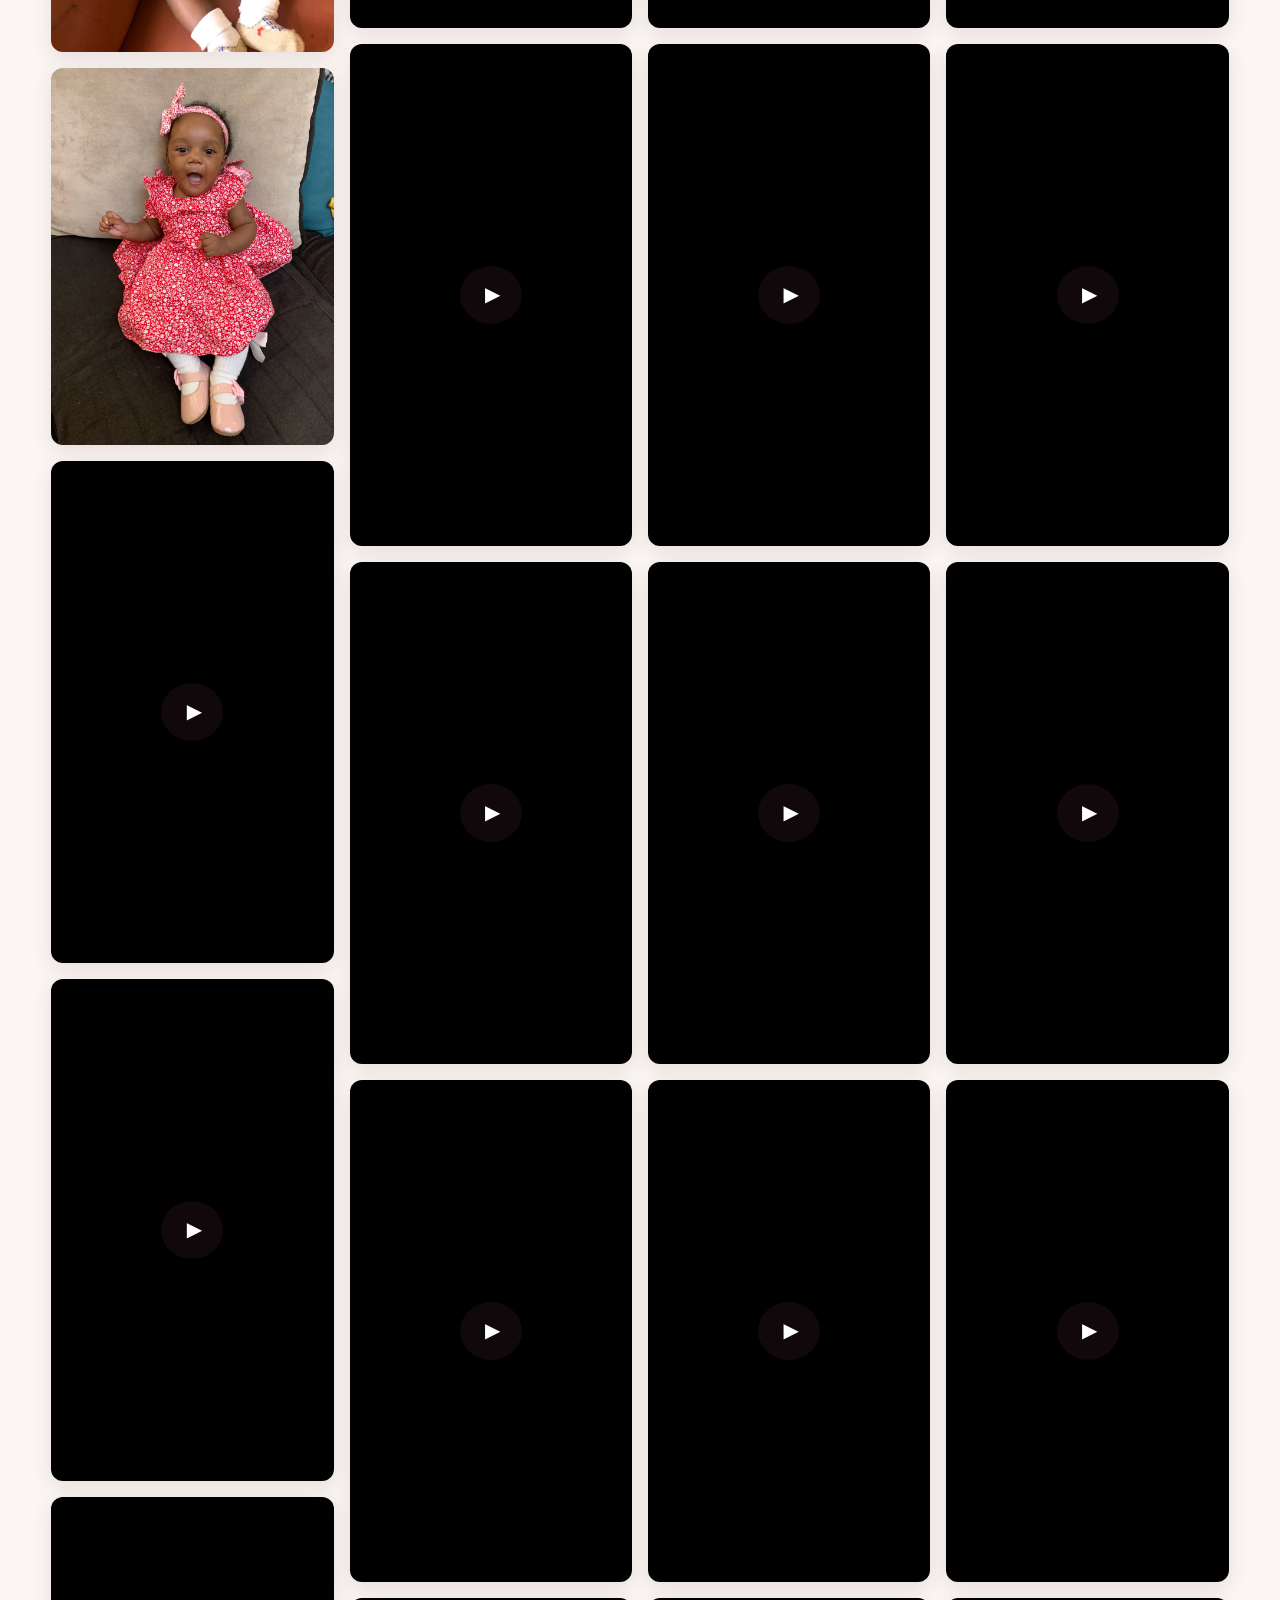
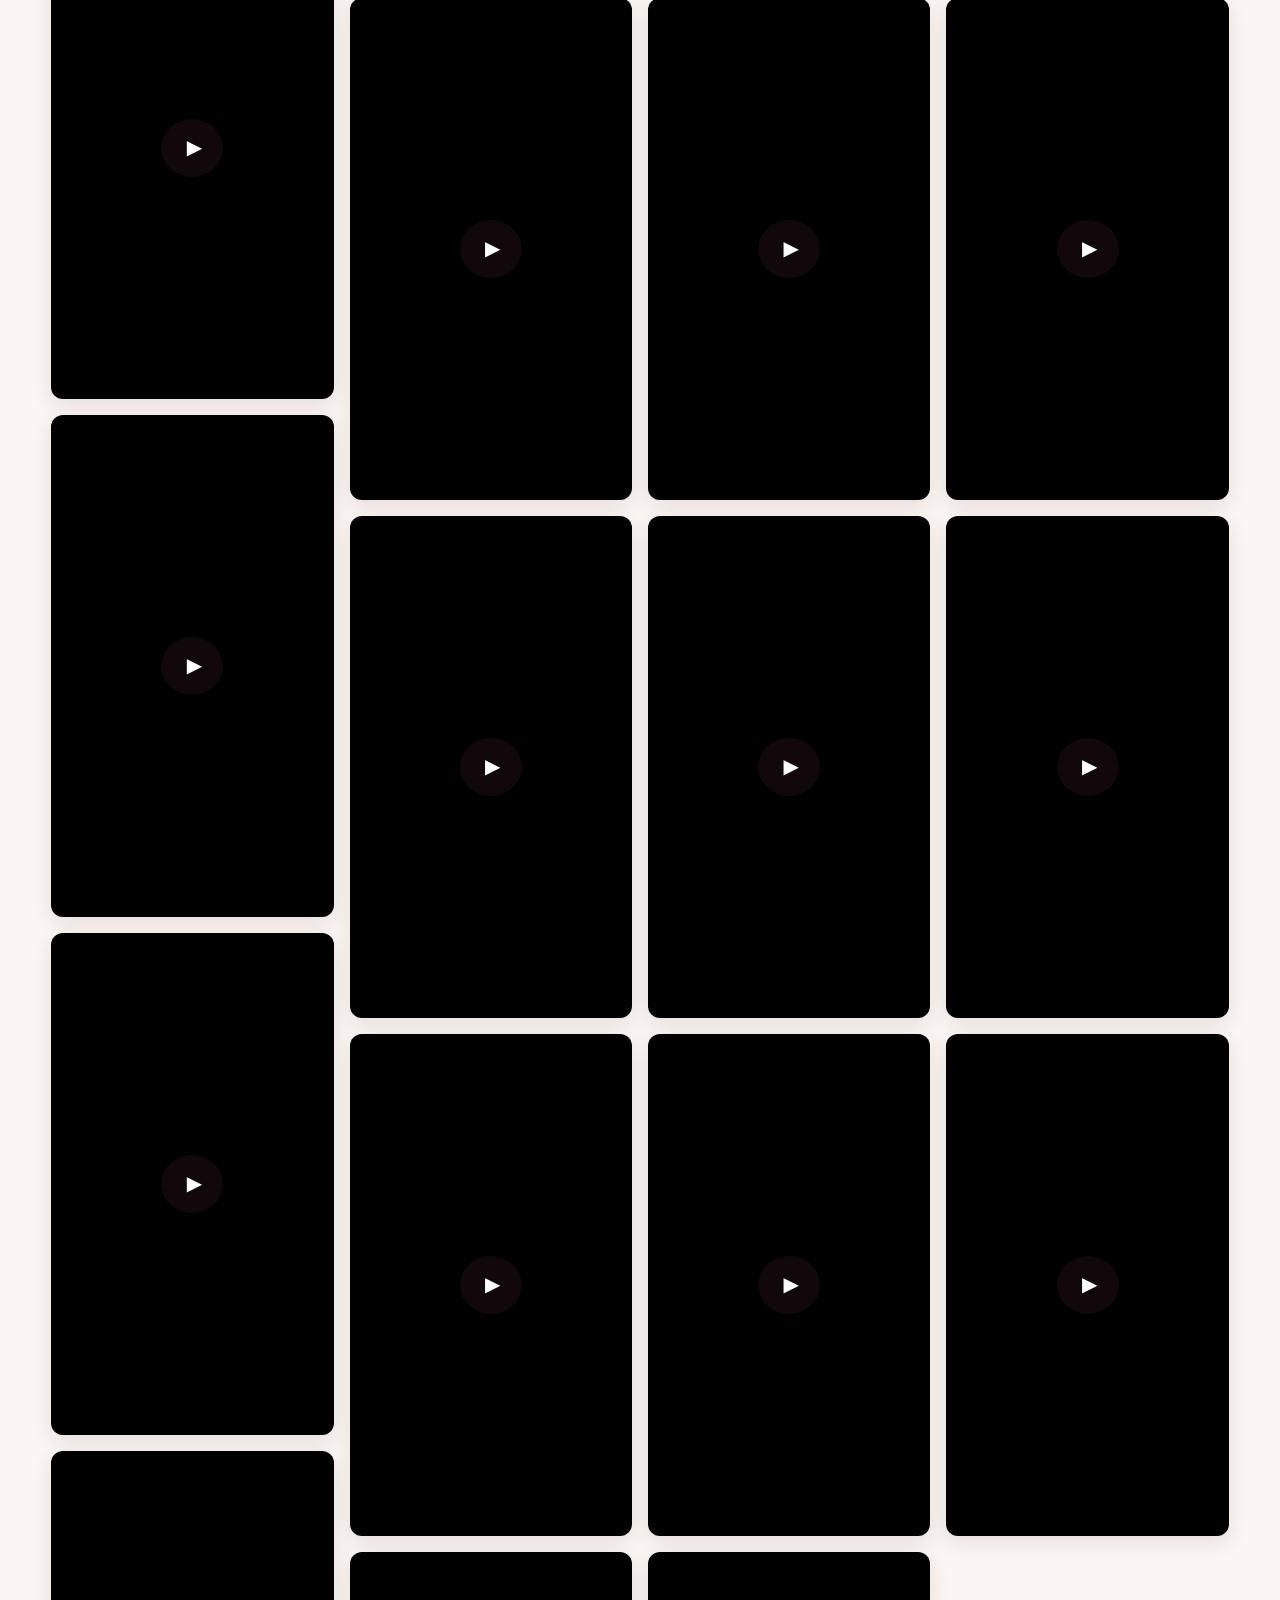
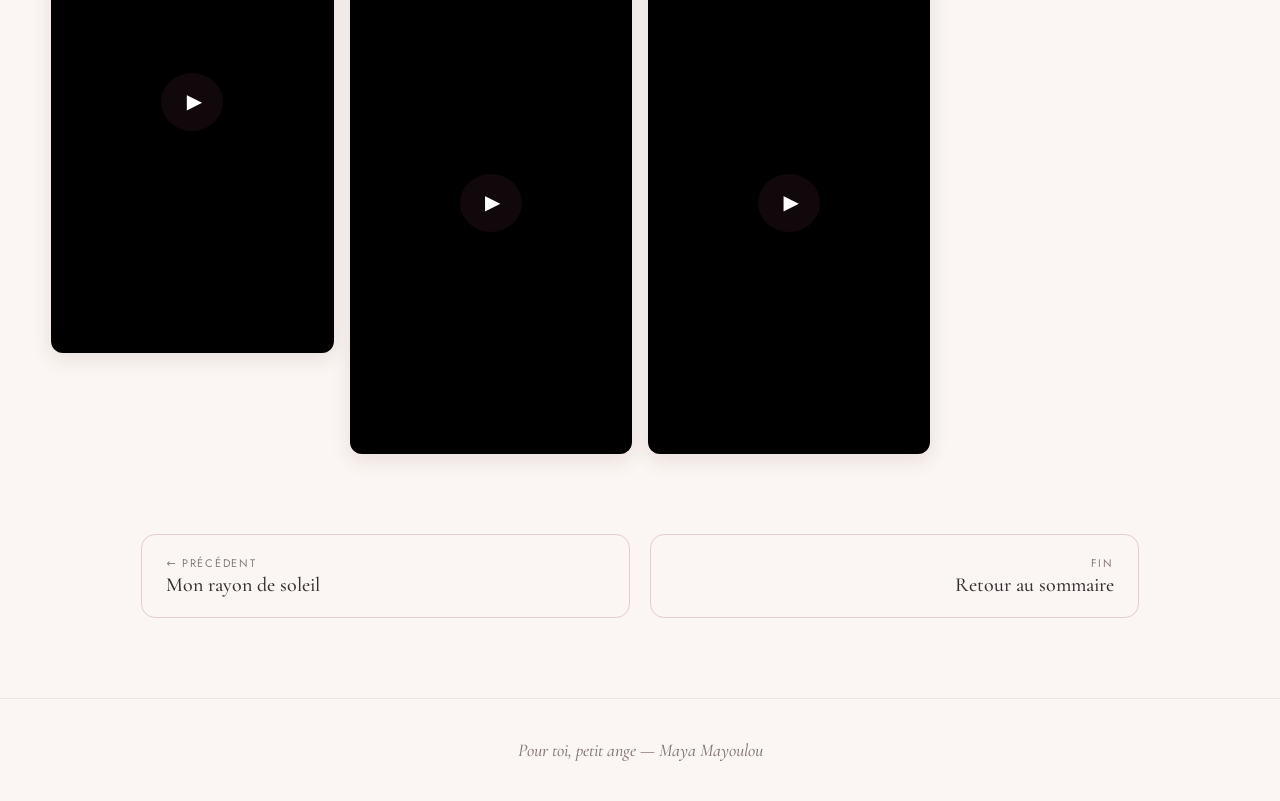
<file: videos.html>
<!DOCTYPE html>
<html lang="fr"><head><meta charset="UTF-8"><meta name="viewport" content="width=device-width, initial-scale=1">
<title>Maya en vidéo — Album Maya</title><meta name="description" content="Les petits moments du quotidien, en mouvement.">
<link rel="preconnect" href="https://fonts.googleapis.com"><link rel="preconnect" href="https://fonts.gstatic.com" crossorigin>
<link href="https://fonts.googleapis.com/css2?family=Cormorant+Garamond:ital,wght@0,500;0,600;1,500&family=Jost:wght@300;400;500&display=swap" rel="stylesheet">
<link rel="stylesheet" href="style.css"></head><body><header class="bar"><a class="logo" href="accueil.html">Maya</a><a class="menu" href="accueil.html#chapitres">Sommaire</a></header>
<section class="chhead" style="--cover:url('images/WhatsApp%20Image%202026-11-09%20at%2014.23.40%20%281%29.jpeg')"><div class="in"><p class="eyebrow">Chapitre 08 / 08</p><h1>Maya en vidéo</h1><p class="tag">Ses plus beaux moments en mouvement</p><p class="desc">Les petits moments du quotidien, en mouvement. <span>3 photos · 32 vidéos</span></p></div></section>
<main class="gallery"><figure class="reveal"><img src="images/WhatsApp%20Image%202026-11-09%20at%2014.23.40%20%281%29.jpeg" alt="Maya — Maya en vidéo, photo" loading="lazy" decoding="async"></figure><figure class="reveal"><img src="images/WhatsApp%20Image%202026-11-09%20at%2014.23.40.jpeg" alt="Maya — Maya en vidéo, photo" loading="lazy" decoding="async"></figure><figure class="reveal"><img src="images/WhatsApp%20Image%202026-11-09%20at%2014.23.41.jpeg" alt="Maya — Maya en vidéo, photo" loading="lazy" decoding="async"></figure><figure class="reveal"><video src="images/WhatsApp%20Video%202026-11-09%20at%2014.12.36.mp4#t=0.1" muted playsinline preload="metadata"></video></figure><figure class="reveal"><video src="images/WhatsApp%20Video%202026-11-09%20at%2014.12.47.mp4#t=0.1" muted playsinline preload="metadata"></video></figure><figure class="reveal"><video src="images/WhatsApp%20Video%202026-11-09%20at%2014.13.23.mp4#t=0.1" muted playsinline preload="metadata"></video></figure><figure class="reveal"><video src="images/WhatsApp%20Video%202026-11-09%20at%2014.13.30.mp4#t=0.1" muted playsinline preload="metadata"></video></figure><figure class="reveal"><video src="images/WhatsApp%20Video%202026-11-09%20at%2014.13.41.mp4#t=0.1" muted playsinline preload="metadata"></video></figure><figure class="reveal"><video src="images/WhatsApp%20Video%202026-11-09%20at%2014.13.47.mp4#t=0.1" muted playsinline preload="metadata"></video></figure><figure class="reveal"><video src="images/WhatsApp%20Video%202026-11-09%20at%2014.13.53.mp4#t=0.1" muted playsinline preload="metadata"></video></figure><figure class="reveal"><video src="images/WhatsApp%20Video%202026-11-09%20at%2014.14.06.mp4#t=0.1" muted playsinline preload="metadata"></video></figure><figure class="reveal"><video src="images/WhatsApp%20Video%202026-11-09%20at%2014.14.39.mp4#t=0.1" muted playsinline preload="metadata"></video></figure><figure class="reveal"><video src="images/WhatsApp%20Video%202026-11-09%20at%2014.16.21.mp4#t=0.1" muted playsinline preload="metadata"></video></figure><figure class="reveal"><video src="images/WhatsApp%20Video%202026-11-09%20at%2014.16.25.mp4#t=0.1" muted playsinline preload="metadata"></video></figure><figure class="reveal"><video src="images/WhatsApp%20Video%202026-11-09%20at%2014.16.36.mp4#t=0.1" muted playsinline preload="metadata"></video></figure><figure class="reveal"><video src="images/WhatsApp%20Video%202026-11-09%20at%2014.16.38.mp4#t=0.1" muted playsinline preload="metadata"></video></figure><figure class="reveal"><video src="images/WhatsApp%20Video%202026-11-09%20at%2014.16.43.mp4#t=0.1" muted playsinline preload="metadata"></video></figure><figure class="reveal"><video src="images/WhatsApp%20Video%202026-11-09%20at%2014.16.47.mp4#t=0.1" muted playsinline preload="metadata"></video></figure><figure class="reveal"><video src="images/WhatsApp%20Video%202026-11-09%20at%2014.16.51.mp4#t=0.1" muted playsinline preload="metadata"></video></figure><figure class="reveal"><video src="images/WhatsApp%20Video%202026-11-09%20at%2014.17.29.mp4#t=0.1" muted playsinline preload="metadata"></video></figure><figure class="reveal"><video src="images/WhatsApp%20Video%202026-11-09%20at%2014.17.37.mp4#t=0.1" muted playsinline preload="metadata"></video></figure><figure class="reveal"><video src="images/WhatsApp%20Video%202026-11-09%20at%2014.18.18.mp4#t=0.1" muted playsinline preload="metadata"></video></figure><figure class="reveal"><video src="images/WhatsApp%20Video%202026-11-09%20at%2014.18.22.mp4#t=0.1" muted playsinline preload="metadata"></video></figure><figure class="reveal"><video src="images/WhatsApp%20Video%202026-11-09%20at%2014.18.24%20%281%29.mp4#t=0.1" muted playsinline preload="metadata"></video></figure><figure class="reveal"><video src="images/WhatsApp%20Video%202026-11-09%20at%2014.18.24.mp4#t=0.1" muted playsinline preload="metadata"></video></figure><figure class="reveal"><video src="images/WhatsApp%20Video%202026-11-09%20at%2014.18.30.mp4#t=0.1" muted playsinline preload="metadata"></video></figure><figure class="reveal"><video src="images/WhatsApp%20Video%202026-11-09%20at%2014.22.24.mp4#t=0.1" muted playsinline preload="metadata"></video></figure><figure class="reveal"><video src="images/WhatsApp%20Video%202026-11-09%20at%2014.23.42%20%281%29.mp4#t=0.1" muted playsinline preload="metadata"></video></figure><figure class="reveal"><video src="images/WhatsApp%20Video%202026-11-09%20at%2014.23.42%20%282%29.mp4#t=0.1" muted playsinline preload="metadata"></video></figure><figure class="reveal"><video src="images/WhatsApp%20Video%202026-11-09%20at%2014.23.42.mp4#t=0.1" muted playsinline preload="metadata"></video></figure><figure class="reveal"><video src="images/WhatsApp%20Video%202026-11-09%20at%2014.23.46.mp4#t=0.1" muted playsinline preload="metadata"></video></figure><figure class="reveal"><video src="images/WhatsApp%20Video%202026-11-09%20at%2014.23.50.mp4#t=0.1" muted playsinline preload="metadata"></video></figure><figure class="reveal"><video src="images/WhatsApp%20Video%202026-11-09%20at%2014.23.55.mp4#t=0.1" muted playsinline preload="metadata"></video></figure><figure class="reveal"><video src="images/WhatsApp%20Video%202026-11-09%20at%2014.24.00.mp4#t=0.1" muted playsinline preload="metadata"></video></figure><figure class="reveal"><video src="images/WhatsApp%20Video%202026-11-09%20at%2014.24.36.mp4#t=0.1" muted playsinline preload="metadata"></video></figure></main><nav class="pn"><a href="soleil.html"><small>← Précédent</small>Mon rayon de soleil</a><a class="r" href="accueil.html"><small>Fin</small>Retour au sommaire</a></nav>
<div id="lb" class="lb" hidden><button class="x" aria-label="Fermer">×</button><button class="p" aria-label="Précédente">‹</button><img alt=""><button class="n" aria-label="Suivante">›</button><span class="ct"></span></div>
<footer class="foot"><p>Pour toi, petit ange — Maya Mayoulou</p></footer><script src="app.js"></script></body></html>
</file>
<file: style.css>
*{box-sizing:border-box;margin:0;padding:0}html{scroll-behavior:smooth}
:root{--bg:#fbf6f3;--ink:#3b2f33;--mut:#8a7a7e;--rose:#c98b97;--rose2:#f3dfe3;--gold:#b9965b;--serif:"Cormorant Garamond",Georgia,serif;--sans:"Jost",system-ui,-apple-system,"Segoe UI",sans-serif}
body{background:var(--bg);color:var(--ink);font:300 16px/1.7 var(--sans);-webkit-font-smoothing:antialiased}
a{color:inherit;text-decoration:none}img{display:block;max-width:100%}
.bar{position:fixed;inset:0 0 auto;z-index:50;display:flex;justify-content:space-between;align-items:center;padding:14px clamp(16px,4vw,48px);background:rgba(251,246,243,.82);backdrop-filter:blur(12px);border-bottom:1px solid rgba(201,139,151,.2)}
.logo{font:600 26px var(--serif);letter-spacing:.04em}.menu{font-size:13px;letter-spacing:.14em;text-transform:uppercase;color:var(--mut)}.menu:hover{color:var(--rose)}
.eyebrow{font-size:12px;letter-spacing:.28em;text-transform:uppercase;color:var(--gold);margin-bottom:14px}
.hero{min-height:100vh;display:grid;grid-template-columns:1.1fr .9fr;align-items:center;gap:clamp(24px,5vw,80px);padding:110px clamp(20px,6vw,100px) 60px;background:radial-gradient(circle at 85% 20%,var(--rose2),transparent 55%)}
.hero h1{font:500 clamp(36px,5vw,68px)/1.1 var(--serif)}.hero h1 em{color:var(--rose);font-size:1.25em}
.full{margin:18px 0 22px;font-size:13px;letter-spacing:.2em;text-transform:uppercase;color:var(--mut)}
.dedi{max-width:520px;font:italic 500 21px/1.55 var(--serif);color:#5b4a4f;margin-bottom:34px}
.btn{display:inline-block;padding:14px 34px;border:1px solid var(--ink);border-radius:99px;font-size:13px;letter-spacing:.16em;text-transform:uppercase;transition:.3s}.btn:hover{background:var(--ink);color:#fff}
.meta{margin-top:22px;font-size:13px;color:var(--mut)}
.hero-img img{width:100%;max-height:78vh;object-fit:cover;border-radius:220px 220px 18px 18px;box-shadow:0 30px 70px rgba(120,70,80,.25);border:8px solid #fff}
.chapters{padding:90px clamp(20px,6vw,100px) 100px}.chapters h2,.chapters .sub{text-align:center}.chapters h2{font:500 clamp(32px,4vw,48px) var(--serif)}.sub{color:var(--mut);margin:6px 0 50px}
.grid{display:grid;grid-template-columns:repeat(auto-fill,minmax(270px,1fr));gap:28px;max-width:1300px;margin:auto}
.card{position:relative;aspect-ratio:3/4;border-radius:16px;overflow:hidden;box-shadow:0 12px 34px rgba(80,50,55,.15);transition:transform .4s,box-shadow .4s}
.card:hover{transform:translateY(-6px);box-shadow:0 22px 46px rgba(80,50,55,.25)}.card img{width:100%;height:100%;object-fit:cover;transition:transform .8s}.card:hover img{transform:scale(1.06)}
.cap{position:absolute;inset:auto 0 0;padding:70px 22px 22px;color:#fff;background:linear-gradient(transparent,rgba(30,15,20,.85))}
.num{font:italic 500 18px var(--serif);color:#f0c9d1}.cap h3{font:500 25px/1.2 var(--serif);margin:2px 0 4px}.cap p{font-size:14px;opacity:.9}.cap small{display:block;margin-top:8px;font-size:11px;letter-spacing:.14em;text-transform:uppercase;opacity:.7}
.chhead{position:relative;min-height:62vh;display:flex;align-items:flex-end;padding:120px clamp(20px,6vw,100px) 50px;color:#fff;background:linear-gradient(rgba(30,15,20,.35),rgba(30,15,20,.8)),var(--cover) center 25%/cover}
.chhead .in{max-width:760px}.chhead h1{font:500 clamp(34px,5.5vw,70px)/1.1 var(--serif)}.chhead .eyebrow{color:#f0d9a8}
.tag{font:italic 500 clamp(20px,2.4vw,28px) var(--serif);color:#f3dfe3;margin:8px 0 14px}.desc{opacity:.85;max-width:520px}.desc span{display:block;margin-top:8px;font-size:12px;letter-spacing:.16em;text-transform:uppercase;opacity:.7}
.gallery{columns:4 240px;column-gap:16px;padding:50px clamp(16px,4vw,60px);max-width:1500px;margin:auto}
.gallery figure{break-inside:avoid;margin-bottom:16px;border-radius:12px;overflow:hidden;cursor:zoom-in;background:var(--rose2);box-shadow:0 6px 20px rgba(80,50,55,.12)}
.gallery img{width:100%;height:auto;transition:transform .6s,filter .3s}.gallery figure:hover img{transform:scale(1.04);filter:brightness(1.05)}
.pn{display:flex;justify-content:space-between;gap:20px;max-width:1100px;margin:30px auto 80px;padding:0 clamp(16px,4vw,60px)}.pn a{flex:1;padding:20px 24px;border:1px solid rgba(201,139,151,.4);border-radius:14px;font:500 20px var(--serif);transition:.3s}.pn a:hover{background:var(--rose2)}.pn .r{text-align:right}.pn small{display:block;font:400 11px var(--sans);letter-spacing:.16em;text-transform:uppercase;color:var(--mut);margin-bottom:2px}
.foot{padding:40px 20px;text-align:center;font:italic 500 18px var(--serif);color:var(--mut);border-top:1px solid rgba(201,139,151,.2)}
.lb{position:fixed;inset:0;z-index:100;display:flex;align-items:center;justify-content:center;background:rgba(20,10,14,.94)}.lb[hidden]{display:none}
.lb img{max-width:92vw;max-height:88vh;object-fit:contain;border-radius:6px;animation:in .3s}@keyframes in{from{opacity:0;transform:scale(.97)}}
.lb button{position:absolute;background:none;border:0;color:#fff;font-size:44px;cursor:pointer;opacity:.7;padding:10px 18px;transition:.2s}.lb button:hover{opacity:1}
.x{top:10px;right:14px}.p{left:6px;top:50%;transform:translateY(-50%)}.n{right:6px;top:50%;transform:translateY(-50%)}.ct{position:absolute;bottom:16px;color:#fff;opacity:.7;font-size:13px;letter-spacing:.14em}
.reveal{opacity:0;transform:translateY(24px);transition:opacity .8s,transform .8s}.reveal.on{opacity:1;transform:none}
@media(max-width:820px){.hero{grid-template-columns:1fr;text-align:center;padding-top:100px}.hero-img{order:-1}.hero-img img{max-height:50vh;margin:auto;max-width:300px}.dedi{margin-inline:auto}.gallery{columns:2 150px;column-gap:10px}.gallery figure{margin-bottom:10px}.pn{flex-direction:column}}
@media(prefers-reduced-motion:reduce){*{animation:none!important;transition:none!important}.reveal{opacity:1;transform:none}}
/* ===== Animations : chargement, machine à écrire, vidéos ===== */
.typing::after{content:"";display:inline-block;width:2px;height:.9em;margin-left:3px;vertical-align:-.05em;background:currentColor;animation:bl .7s steps(1) infinite}
@keyframes bl{50%{opacity:0}}
.hero-img img,.chhead .in{animation:rise 1.2s .6s both cubic-bezier(.2,.7,.2,1)}
@keyframes rise{from{opacity:0;transform:translateY(30px)}}
.gallery video{display:block;width:100%;height:auto;background:#000}
.gallery figure.vid{position:relative}
.gallery figure.vid::after{content:"▶";position:absolute;inset:0;margin:auto;width:58px;height:58px;display:flex;align-items:center;justify-content:center;border-radius:50%;background:rgba(30,15,20,.55);color:#fff;font-size:20px;padding-left:4px;backdrop-filter:blur(4px);pointer-events:none}
.lb video{max-width:92vw;max-height:88vh;border-radius:6px;background:#000}
.lb img[hidden],.lb video[hidden]{display:none}
@media(prefers-reduced-motion:reduce){.typing::after{animation:none}}
.gallery video{aspect-ratio:9/16;object-fit:cover}

/* ===== Lumière autour de la photo d'accueil ===== */
.hero-img img{box-shadow:0 0 46px 8px rgba(243,182,196,.55),0 0 110px 30px rgba(243,223,227,.55),0 30px 70px rgba(120,70,80,.22)}
.hero-img img{animation:rise 1.2s .6s both cubic-bezier(.2,.7,.2,1),halo 4.5s 1.8s ease-in-out infinite}
@keyframes halo{
 0%,100%{box-shadow:0 0 46px 8px rgba(243,182,196,.55),0 0 110px 30px rgba(243,223,227,.55),0 30px 70px rgba(120,70,80,.22)}
 50%{box-shadow:0 0 66px 16px rgba(240,205,150,.7),0 0 150px 48px rgba(243,200,210,.65),0 30px 70px rgba(120,70,80,.22)}}
</file>
